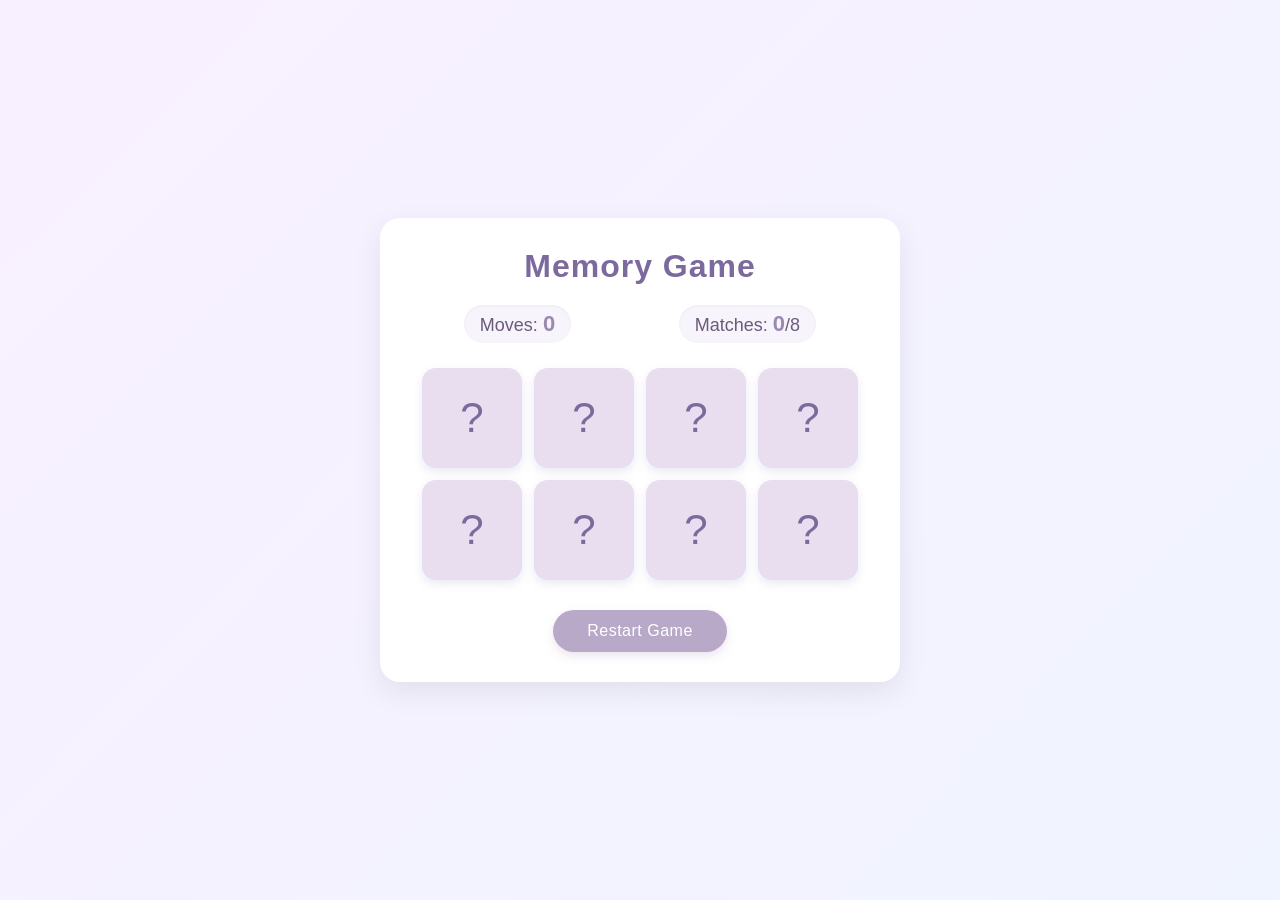
<file: games/memory/index.html>
<!DOCTYPE html>
<html lang="en">
<head>
    <meta charset="UTF-8">
    <meta name="viewport" content="width=device-width, initial-scale=1.0">
    <title>Memory Game</title>
    <link rel="stylesheet" href="style.css">
</head>
<body>
    <div class="container">
        <h1>Memory Game</h1>
        <div class="stats">
            <p>Moves: <span id="moves">0</span></p>
            <p>Matches: <span id="matches">0</span>/8</p>
        </div>
        <div class="game-board" id="gameBoard"></div>
        <button class="restart-btn" onclick="location.reload()">Restart Game</button>
    </div>
    <script src="script.js"></script>
</body>
</html>
</file>
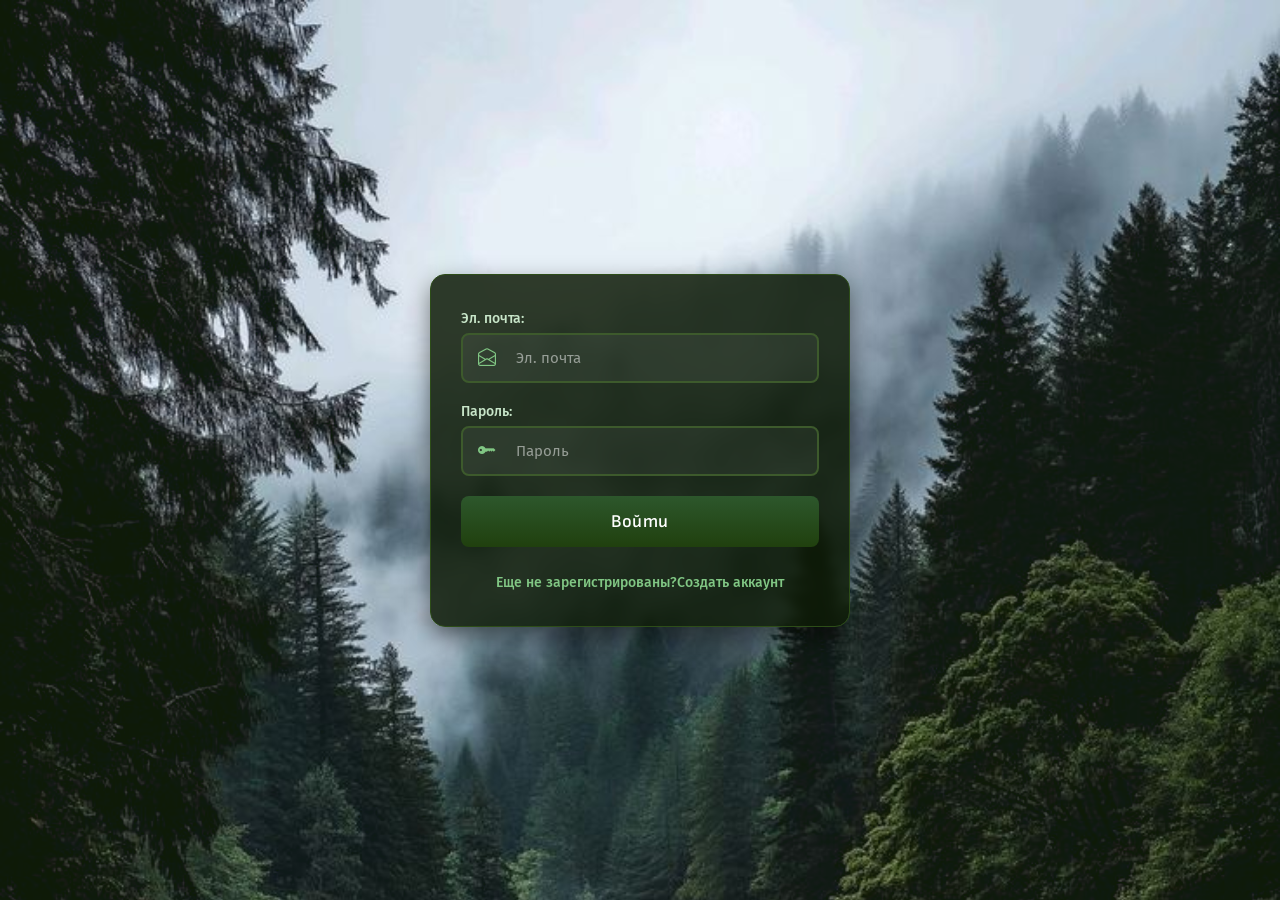
<file: account.html>
<!DOCTYPE html>
<html lang="en">
<head>
    <meta charset="UTF-8">
    <meta name="viewport" content="width=device-width, initial-scale=1.0">
    <title>Profile</title>
    <link rel="stylesheet" href="https://cdn.jsdelivr.net/npm/bootstrap-icons@1.9.1/font/bootstrap-icons.css">
    <link rel="stylesheet" href="account.css">
</head>
<body>

    <button class="backbtn" onclick="window.location.href='Productivity_Gainer.html'">
        <i class="bi bi-box-arrow-left"></i> <span data-tt="backToMain">Back To Main</span>
    </button>

    <!-- Переключатель языка: фиксирован в правом верхнем углу, зеркально .backbtn -->
    <button class="backbtn lang-btn" id="langToggleBtn" type="button">Русский</button>

    <div class="container">

        <article class="profile-card">
            <header class="profile-banner" id="bannerContainer">

            </header>

            <div class="profile-header">
                <figure class="avatar-container">
                    <img id="avatarImage" src="" alt="Avatar">
                    <button class="avatar-upload-btn" onclick="document.getElementById('avatarInput').click()"><i
                            class="bi bi-camera"></i></button>
                    <input type="file" id="avatarInput" accept="image/*">
                </figure>
            </div>

            <section class="profile-info">
                <h1 class="profile-name" id="username">Loading...</h1>
                <p class="profile-email" id="email">Loading...</p>

                <section class="profile-bio">
                    <div id="bioDisplay">
                        <!-- data-empty="true" — в блоке показан плейсхолдер (он переводится), а не текст пользователя -->
                        <p class="bio-text" id="bioText" data-empty="true">Tell us about yourself...</p>
                        <button class="edit-bio-btn" onclick="toggleBioEdit()">
                            <i class="bi bi-pencil"></i> <span data-tt="editBio">Edit</span>
                        </button>
                    </div>
                    <div id="bioEdit">
                        <textarea class="bio-textarea" id="bioTextarea" data-tt-placeholder="bioPlaceholder"
                            placeholder="Tell us about yourself..." maxlength="500"></textarea>
                        <div class="bio-actions">
                            <button class="edit-bio-btn bio-save-btn" onclick="saveBio()">
                                <i class="bi bi-check-lg"></i> <span data-tt="saveBtn">Save</span>
                            </button>
                            <button class="edit-bio-btn" onclick="cancelBioEdit()">
                                <i class="bi bi-x-lg"></i> <span data-tt="cancelBtn">Cancel</span>
                            </button>
                        </div>
                    </div>
                </section>

                <section>
                    <h2 class="section-title">
                        <i class="bi bi-graph-up"></i> <span data-tt="statsTitle">Activity Statistics</span>
                    </h2>

                    <h3 data-tt="productiveGainer">Productive Gainer:</h3>
                    <div class="stats-grid">
                        <article class="stat-card">
                            <div class="stat-card-emoji">🌼</div>
                            <h3 class="stat-card-label">Narcissus</h3>
                            <p id="narcissusTime" class="stat-card-value stat-card-value--green">0:00</p>
                        </article>
                        <article class="stat-card">
                            <div class="stat-card-emoji">🌊</div>
                            <h3 class="stat-card-label">Sea Stones</h3>
                            <p id="seastonesTime" class="stat-card-value stat-card-value--blue">0:00</p>
                        </article>
                        <article class="stat-card">
                            <div class="stat-card-emoji">🧑🏻</div>
                            <h3 class="stat-card-label">Running Guy</h3>
                            <p id="runningTime" class="stat-card-value stat-card-value--orange">0:00</p>
                        </article>
                        <article class="stat-card">
                            <div class="stat-card-emoji">✅</div>
                            <h3 class="stat-card-label" data-tt="totalSessions">Total sessions</h3>
                            <p id="totalSessions" class="stat-card-value stat-card-value--lime">0</p>
                        </article>
                    </div>
                </section>
            </section>
        </article>
    </div>
    <div id="message" class="message" style="display: none;"></div>

    <script src="auth.js"></script>
    <script src="account.js"></script>

</body>
</html>
</file>
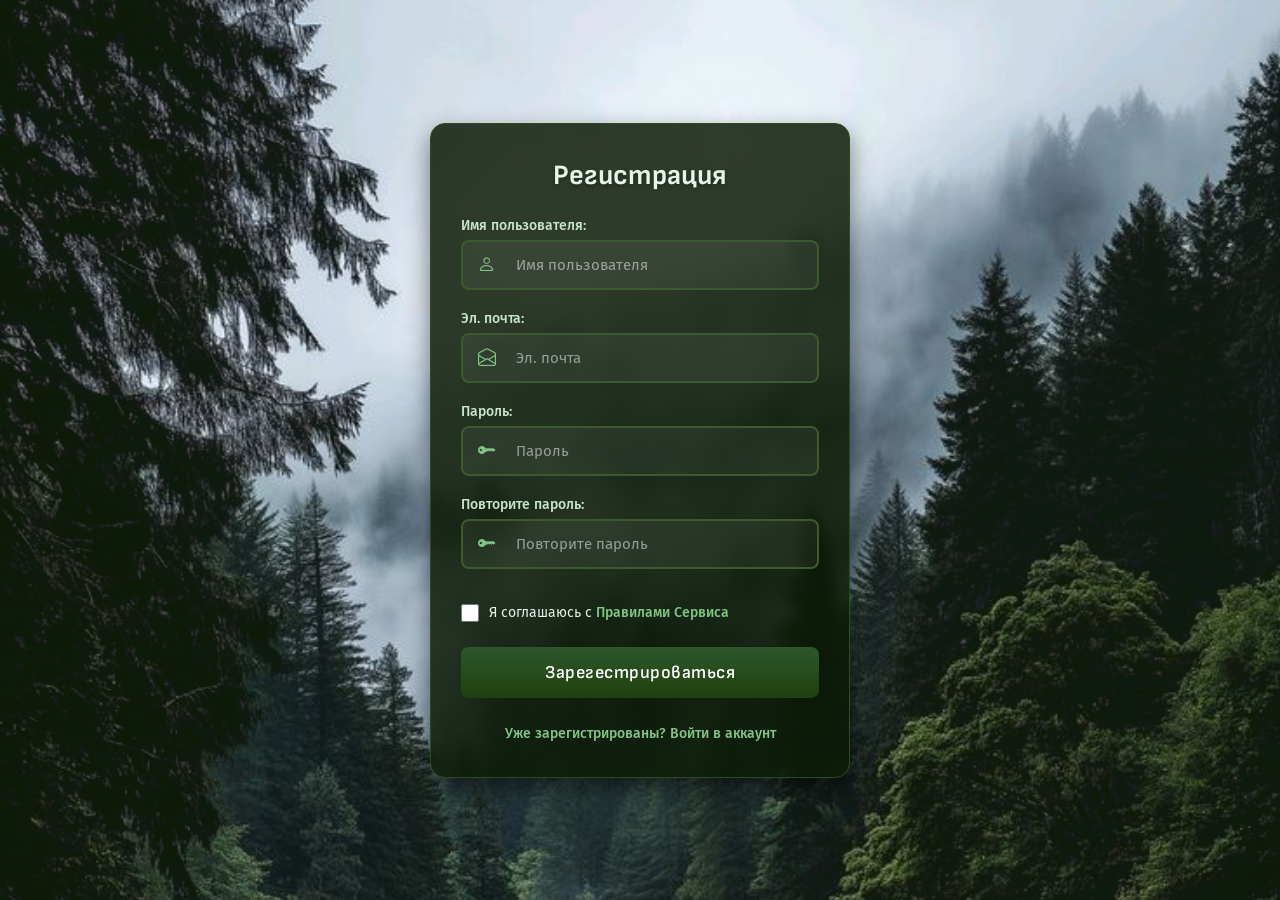
<file: authorization.html>
<!DOCTYPE html>
<html lang="en">
<head>
    <meta charset="UTF-8">
    <meta name="viewport" content="width=device-width, initial-scale=1.0">
    <title>Sign Up</title>
    <link rel="stylesheet" href="authorization.css">
    <link rel="stylesheet" href="https://cdn.jsdelivr.net/npm/bootstrap-icons@1.9.1/font/bootstrap-icons.css">
</head>
<body>
    <form id="registrationForm">
        <h1>Регистрация</h1>
        <div id="errorMessage" style="display: none; color: #ff6b6b; background: rgba(255, 107, 107, 0.1); padding: 10px; border-radius: 5px; margin-bottom: 15px; font-size: 14px;"></div>
        <div id="successMessage" style="display: none; color: #4caf50; background: rgba(76, 175, 80, 0.1); padding: 10px; border-radius: 5px; margin-bottom: 15px; font-size: 14px;"></div>
            
        <label for="Username">Имя пользователя:</label>
        <div class="input">
            <i class="bi bi-person"></i>
            <input type="text" placeholder="Имя пользователя" id="username">
            
        </div>
        <label for="Email">Эл. почта:</label>
        <div class="input">
            <i class="bi bi-envelope-open"></i>
            <input type="email" placeholder="Эл. почта" id="email" required>
            
        </div>
        <label for="Password">Пароль:</label>
        <div class="input">
            <i class="bi bi-key-fill"></i>
            <input type="password" placeholder="Пароль" id="password" required>
            
        </div>
        <label for="Password">Повторите пароль:</label>
        <div class="input">
            <i class="bi bi-key-fill"></i>
            
            <input type="password" placeholder="Повторите пароль" id="passwordrepeat" required>
            
        </div>
        
        

        <div class="agree">
            <input type="checkbox"  id="agreeTerms" required>
            <p>Я соглашаюсь с <a href="#" class="nounderline">Правилами Сервиса</a></p>
        </div>
        <button type="submit">Зарегестрироваться</button>
        <div class="link">
            <a href="login.html">Уже зарегистрированы? Войти в аккаунт</a>
        </div>
    </form>
    <script src="auth.js"></script>
</body>
</html>
</file>
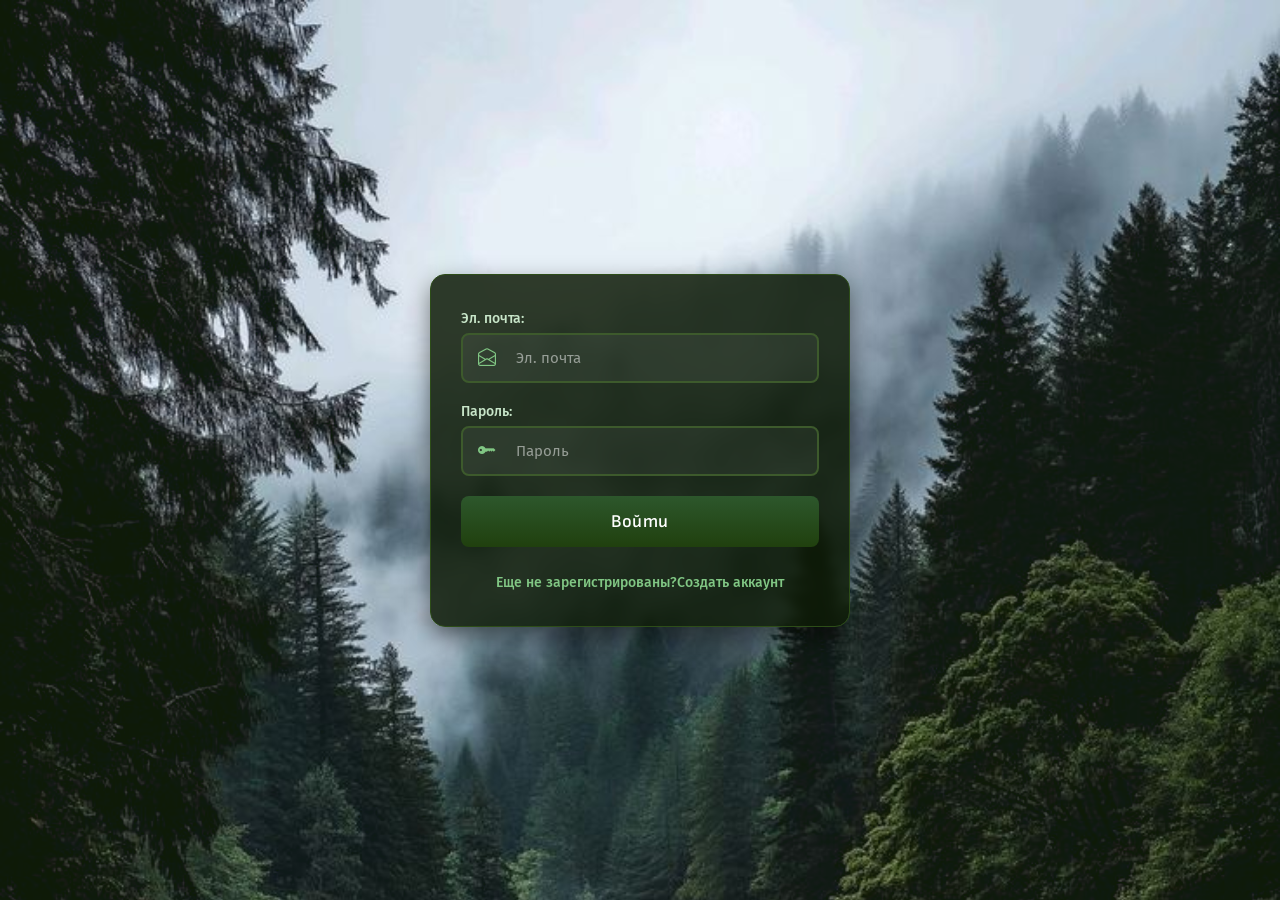
<file: login.html>
<!DOCTYPE html>
<html lang="en">
<head>
    <meta charset="UTF-8">
    <meta name="viewport" content="width=device-width, initial-scale=1.0">
    <title>Sign In</title>
    <link rel="stylesheet" href="authorization.css">
    <link rel="stylesheet" href="https://cdn.jsdelivr.net/npm/bootstrap-icons@1.9.1/font/bootstrap-icons.css">
</head>
<body>
    <form id="loginForm">
        <label for="Email">Эл. почта:</label>
        <div class="input">
            <i class="bi bi-envelope-open"></i>
            <input type="email" placeholder="Эл. почта" id="loginEmail">
            
        </div>
        <label for="Password">Пароль:</label>
        <div class="input">
            <i class="bi bi-key-fill"></i>
            <input type="password" placeholder="Пароль" id="loginPassword">
            
        </div>
        
        <button type="submit">Войти</button>
        <div class="link">
            <a href="authorization.html">Еще не зарегистрированы?Создать аккаунт</a>
        </div>
    </form>
    <script src="auth.js"></script>
</body>
</html>
</file>
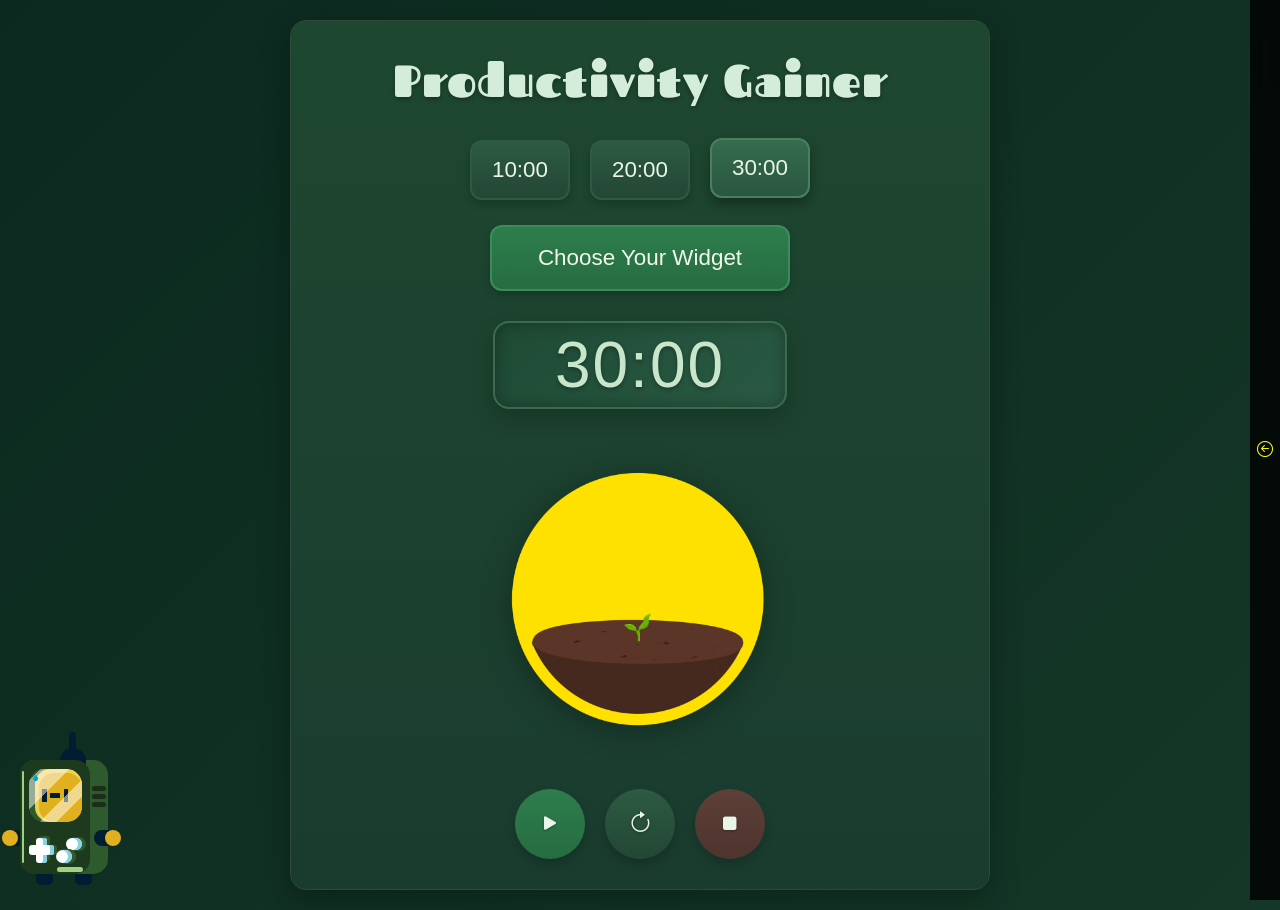
<file: Productivity_Gainer.html>
<!DOCTYPE html>
<html lang="en">

<head>
    <meta charset="UTF-8">
    <meta name="viewport" content="width=device-width, initial-scale=1.0, viewport-fit=cover">
    <title>Productivity Gainer</title>
    <link rel="stylesheet" href="style.css">
    <link rel="stylesheet" href="modalPlant.css">
    <link rel="stylesheet" href="https://cdn.jsdelivr.net/npm/bootstrap-icons@1.9.1/font/bootstrap-icons.css">
    <link rel="stylesheet" href="bmo.css">
    <link rel="stylesheet" href="mobile.css">
</head>

<body class="hide-scrollbar">
    <div class="wrapper" id="wrapper">
        <main class="page" id="page">
            <div class="timer">
                <div class="timer_title" id="timer-title">
                    <h1 data-tt="timer_title">Productivity Gainer</h1>
                </div>
                <section class="userchoose" id="userchoosen">
                    <div class="timechoose" id="timechoose">
                        <button data-time="600">10:00</button>
                        <button data-time="1200">20:00</button>
                        <button data-time="1800">30:00</button>
                    </div>
                    <div class="plant" id="plant">
                        <button id="openPlantModal" data-tt="chooseWidget">Choose Your Widget</button>
                    </div>
                </section>
                <div class="timer_clock" id="timer">30:00</div>
                <div class="plant_container">
                    <div class="plant_stages">
                        <img id="plantStage1" class="plant_stage active" src="img/plant1.png" alt="Plant stage 1">
                        <img id="plantStage2" class="plant_stage" src="img/plant1_2.png" alt="Plant stage 2">
                        <img id="plantStage3" class="plant_stage" src="img/plant1_3.png" alt="Plant stage 3">
                        <img id="plantStage4" class="plant_stage" src="img/plant1_4.png" alt="Plant stage 4">
                    </div>
                </div>
                <div class="timer_time">
                    <button class="timer_start" id="start"><i class="bi bi-play-fill"></i></button>
                    <button class="timer_reset" id="reset"><i class="bi bi-arrow-clockwise"></i></button>
                    <button class="timer_stop" id="stop"><i class="bi bi-stop-fill"></i></button>
                </div>
            </div>

            <!-- Модальное окно для выбора виджета -->
            <dialog id="plantModal" class="hide-scrollbar modal">
                <div class="modal-content" id="modalcontant">
                    <header class="modal-header" id="modalhead">
                        <h2 data-tt="modalTitle">Choose Your Widget</h2>
                        <span class="close-modal">&times;</span>
                    </header>
                    <div class="modal-body">
                        <h3 data-tt="sectionWidget">Choose Widget</h3>
                        <div class="plant-grid">

                            <div class="plant-option widget-option" data-widget="narcissus">
                                <div class="plant-icon">🌼</div>
                                <h3 data-tt="widget_narcissus_name">Narcissus</h3>
                                <p data-tt="widget_narcissus_desc">Нарцисс</p>
                            </div>

                            <div class="plant-option widget-option" data-widget="seastones">
                                <div class="plant-icon">🌊</div>
                                <h3 data-tt="widget_seastones_name">Sea Stones</h3>
                                <p data-tt="widget_seastones_desc">Морские камни</p>
                            </div>

                            <div class="plant-option widget-option" data-widget="running">
                                <div class="plant-icon">🧍🏻‍♂️</div>
                                <h3 data-tt="widget_running_name">Running Guy</h3>
                                <p data-tt="widget_running_desc">Бегущий человек</p>
                            </div>
                        </div>

                        <h3 data-tt="sectionMusic">Choose Music</h3>
                        <div class="plant-grid">

                            <div class="music-option" data-music="narcissus">
                                <div class="music-icon">
                                    <svg viewBox="0 0 64 64" width="56" height="56" xmlns="http://www.w3.org/2000/svg">
                                        <ellipse cx="20" cy="50" rx="10" ry="7" fill="#ce93d8" />
                                        <line x1="30" y1="50" x2="30" y2="14" stroke="#ce93d8" stroke-width="3"
                                            stroke-linecap="round" />
                                        <line x1="30" y1="14" x2="48" y2="20" stroke="#ce93d8" stroke-width="3"
                                            stroke-linecap="round" />
                                        <line x1="48" y1="20" x2="48" y2="34" stroke="#ce93d8" stroke-width="3"
                                            stroke-linecap="round" />
                                        <ellipse cx="38" cy="39" rx="10" ry="7" fill="#ba68c8" />
                                    </svg>
                                </div>
                                <h3 data-tt="music_narcissus_name">Ruler Of My Heart</h3>
                                <p data-tt="music_narcissus_desc">Рекомендуется для Narcissus</p>
                            </div>

                            <div class="music-option" data-music="seastones">
                                <div class="music-icon">
                                    <svg viewBox="0 0 64 64" width="56" height="56" xmlns="http://www.w3.org/2000/svg">
                                        <!-- нота 1 -->
                                        <ellipse cx="16" cy="50" rx="9" ry="6" fill="#80cbc4" />
                                        <line x1="25" y1="50" x2="25" y2="16" stroke="#80cbc4" stroke-width="3"
                                            stroke-linecap="round" />
                                        <!-- нота 2 -->
                                        <ellipse cx="36" cy="44" rx="9" ry="6" fill="#4db6ac" />
                                        <line x1="45" y1="44" x2="45" y2="10" stroke="#4db6ac" stroke-width="3"
                                            stroke-linecap="round" />
                                        <!-- перемычка -->
                                        <line x1="25" y1="16" x2="45" y2="10" stroke="#4db6ac" stroke-width="3"
                                            stroke-linecap="round" />
                                        <line x1="25" y1="22" x2="45" y2="16" stroke="#80cbc4" stroke-width="2.5"
                                            stroke-linecap="round" />
                                    </svg>
                                </div>
                                <h3 data-tt="music_seastones_name">My Clematis</h3>
                                <p data-tt="music_seastones_desc">Рекомендуется для Sea Stones</p>
                            </div>

                            <div class="music-option" data-music="running">
                                <div class="music-icon">🎸</div>
                                <h3 data-tt="music_running_name">All-in</h3>
                                <p data-tt="music_running_desc">Рекомендуется для Running Guy</p>
                            </div>

                            <div class="music-option" data-music="custom">
                                <div class="music-icon">
                                    <svg viewBox="0 0 64 64" width="56" height="56" xmlns="http://www.w3.org/2000/svg">
                                        <!-- папка -->
                                        <path
                                            d="M6 20 Q6 16 10 16 L24 16 L28 12 L54 12 Q58 12 58 16 L58 52 Q58 56 54 56 L10 56 Q6 56 6 52 Z"
                                            fill="#ffa726" />
                                        <path d="M6 24 L58 24 L58 52 Q58 56 54 56 L10 56 Q6 56 6 52 Z" fill="#ffb74d" />
                                        <!-- стрелка загрузки -->
                                        <line x1="32" y1="44" x2="32" y2="30" stroke="white" stroke-width="2.5"
                                            stroke-linecap="round" />
                                        <polyline points="24,37 32,30 40,37" fill="none" stroke="white"
                                            stroke-width="2.5" stroke-linecap="round" stroke-linejoin="round" />
                                        <line x1="24" y1="48" x2="40" y2="48" stroke="white" stroke-width="2.5"
                                            stroke-linecap="round" />
                                    </svg>
                                </div>
                                <h3 data-tt="music_custom_name">Своя музыка</h3>
                                <p data-tt="music_custom_desc">Загрузите MP3 файл</p>
                            </div>
                        </div>

                        <div class="customMusicUpload" id="customMusicUpload" style="display: none;">
                            <input type="file" name="" id="customMusicInput" class="customMusicInput">
                            <p data-tt="maxSize">Максимальный размер 10 МБ</p>
                        </div>
                        <div class="selected-plant-display" id="selplant">
                            <p><span data-tt="labelWidget">Widget</span>: <span id="selectedPlant">None</span>, <span
                                    data-tt="labelSong">Song</span>: <span id="selectedMusic">None</span></p>
                        </div>
                        <button data-tt="applyBtn" id="ApplySelection" class="ApplySelection">Apply Selection</button>
                    </div>
                </div>

                <audio id="narcissusmusic" loop type="audio/mp3" src="music/Ruler_Of_My_Heart.mp3"></audio>
                <audio id="yellowmusic" loop type="audio/mp3" src="music/MyClematis.mp3"></audio>
                <audio id="runningman" loop type="audio/mp3" src="music/all_in.mp3"></audio>
            </dialog>

            <!-- Модалка перерыва  -->
            <dialog id="breakModal" class="break-modal">
                <div class="break-modal-inner">
                    <h2>Время отдыха!</h2>
                    <p>Таймер завершён — у тебя есть немного времени на игру</p>
                    <div class="break-timer-display">
                        Осталось: <span id="breakTimeLeft">7:00</span>
                    </div>

                    <!-- Выбор игры -->
                    <div id="gameSelector">
                        <p>Выбери игру:</p>
                        <div class="game-buttons">
                            <button id="playSnakeBtn">Snake</button>
                            <button id="playMemoryBtn">Memory Game</button>
                        </div>
                    </div>

                    <!-- Iframe с игрой -->
                    <div id="gameFrame" style="display:none;">
                        <iframe id="snakeIframe" src=""
                            style="width:700px; height:520px; border:none; border-radius:12px;" ></iframe>
                    </div>

                    <button id="closeBreakModal" class="close-break-btn">&times; Закрыть</button>
                </div>
            </dialog>
        </main>
    </div>

    <div class="menu" id="menuf">
        <div class="menu_handle" id="menu_handle">
            <i class="bi bi-arrow-left-circle"></i>
            <i class="bi bi-arrow-right-circle" style="display: none;"></i>
        </div>
        <div class="menu_content" id="menu_content">
            <div id="authBtn">
                <button onclick="window.location.href='login.html'" data-tt="signIn">Sign In</button>
                <button onclick="window.location.href='authorization.html'" data-tt="signUp">Sign Up</button>
                <button id="langToggle">Русский</button>
            </div>
            <div style="display: none;" id="userBtn">
                <button onclick="window.location.href='account.html'" data-tt="profile">Profile</button>
                <button data-tt="sleepHelper" id="Sleephelper" onclick="window.location.href='Sleep_Helper.html'">Sleep
                    Helper</button>
                <button data-tt="logOut" id="logoutBtn">Log Out</button>
                <button id="langToggleBtn">Русский</button>
            </div>
            <footer id="credits" data-tt="footer">Бономо С | ИТ | 1 | 2026</footer>
        </div>
    </div>

    <!-- Обратная связь -->
    <div class="bmo-body" id="message" alt="Обратная связь">
        <span class="bmo-tooltip" data-tt="bmo">Обратная связь</span>
        <section class="bmo-container">
            <div class="bmo">
                <div class="body">
                    <div class="face">
                        <div class="glass"></div>
                        <div class="facials">
                            <div class="eye"></div>
                            <div class="mouth"></div>
                            <div class="eye"></div>
                        </div>
                        <div class="drop-base">
                            <div class="drop"></div>
                        </div>
                    </div>
                    <div class="controls">
                        <div class="controls-left">
                            <div class="cross-vert"></div>
                            <div class="cross-hor"></div>
                        </div>
                        <div class="controls-right">
                            <div class="button-top"></div>
                            <div class="button-bottom"></div>
                        </div>
                    </div>
                    <div class="arms">
                        <div class="arm arm-left"></div>
                        <div class="arm arm-right"></div>
                    </div>
                    <div class="head">
                        <div class="head-top"></div>
                        <div class="head-bottom"></div>
                    </div>
                    <div class="features">
                        <div class="feature-vert"></div>
                        <div class="feature-hor"></div>
                        <div class="feature-block">
                            <div class="block-el"></div>
                            <div class="block-el"></div>
                            <div class="block-el"></div>
                        </div>
                    </div>
                </div>
                <div class="legs">
                    <div class="leg leg-left"></div>
                    <div class="leg leg-right"></div>
                </div>
            </div>
            <div class="floor"></div>
        </section>
    </div>

    <!-- Нижнее меню для экранов <= 748px (содержимое переносит script.js) -->
    <div class="mobile-menu" id="mobileMenu">
        <button type="button" class="mobile-menu__handle" id="mobileMenuHandle" aria-expanded="false"
            aria-controls="mobileMenuContent" aria-label="Menu">
            <i class="bi bi-chevron-up"></i>
        </button>
        <div class="mobile-menu__content" id="mobileMenuContent"></div>
    </div>

    <script src="auth.js"></script>
    <script src="script.js"></script>
</body>

</html>
</file>
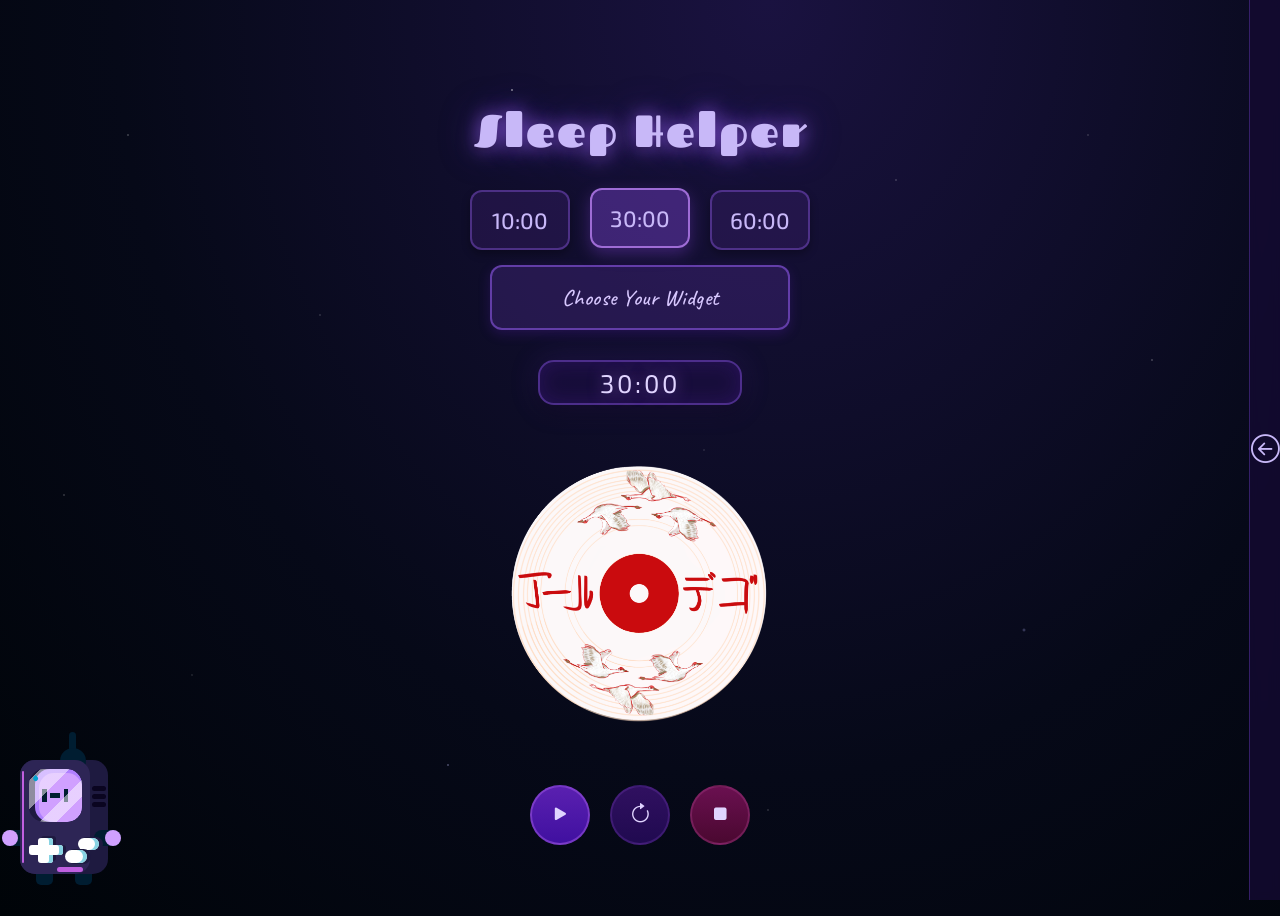
<file: Sleep_Helper.html>
<!DOCTYPE html>
<html lang="en">
<head>
    <meta charset="UTF-8">
    <meta name="viewport" content="width=device-width, initial-scale=1.0, viewport-fit=cover">
    <title>Sleep Helper</title>
    <link rel="stylesheet" href="sleep.css">
    <link rel="stylesheet" href="https://cdn.jsdelivr.net/npm/bootstrap-icons@1.9.1/font/bootstrap-icons.css">
    <link rel="stylesheet" href="bmo.css">
</head>
<body class="hide-scrollbar sleep-body">

    <main class="sleep-page" id="page">
        <div class="timer">
            <div class="sleep-timer-title" id="timer-title">
                <h1 data-tt="timer_title">Sleep Helper</h1>
            </div>

            <section class="userchoose">
                <div class="sleep-timechoose" id="timechoose">
                    <button data-time="600">10:00</button>
                    <button data-time="1800">30:00</button>
                    <button data-time="3600">60:00</button>
                </div>
                <div class="sleep-plant" id="plant">
                    <button id="openPlantModal" class="open-jukebox-btn" data-tt="chooseWidget">Choose Your Widget</button>
                </div>
            </section>

            <div class="sleep-timer-clock" id="timer">30:00</div>

            <div class="plant_container">
                <div class="plant_stages">
                    <img id="plantStage1" class="plant_stage active" src="img/sleep_helper/art_deco.png" alt="Stage 1">
                </div>
            </div>

            <div class="timer_time">
                <button class="timer_start" id="start"><i class="bi bi-play-fill"></i></button>
                <button class="timer_reset" id="reset"><i class="bi bi-arrow-clockwise"></i></button>
                <button class="timer_stop" id="stop"><i class="bi bi-stop-fill"></i></button>
            </div>
        </div>

        <dialog id="plantModal" class="hide-scrollbar modal sleep-modal">
            <div class="jukebox-modal">

                <header class="jukebox-header">
                    <div class="jukebox-neon-text" data-tt="sectionMusic">Choose Your Sound</div>
                    <span class="close-modal jukebox-close">&times;</span>
                </header>

                <div class="jukebox-body">

                    <div class="now-playing-panel" id="nowPlayingPanel">
                        <div class="now-playing-cover" id="nowPlayingCover">
                            <div class="cover-placeholder">
                                <svg width="32" height="32" viewBox="0 0 24 24" fill="none" stroke="rgba(180,140,255,0.4)" stroke-width="1.5"><circle cx="12" cy="12" r="10"/><circle cx="12" cy="12" r="3"/><line x1="12" y1="2" x2="12" y2="5"/><line x1="12" y1="19" x2="12" y2="22"/><line x1="2" y1="12" x2="5" y2="12"/><line x1="19" y1="12" x2="22" y2="12"/></svg>
                            </div>
                        </div>
                        <div class="now-playing-info">
                            <div class="now-playing-title" id="nowPlayingTitle" data-tt="selectTrack">Select a track</div>
                            <div class="now-playing-sub" id="nowPlayingSub">—</div>
                            <div class="now-playing-progress" id="nowPlayingProgress" style="display:none">
                                <div class="np-bar-track"><div class="np-bar-fill" id="npBarFill"></div></div>
                                <span class="np-time" id="npTime">0:00</span>
                            </div>
                        </div>
                        <button class="np-play-btn" id="npPlayBtn" style="display:none">
                            <i class="bi bi-play-fill" id="npPlayIcon"></i>
                        </button>
                    </div>

                    <div id="fullscreen">
                        <div class="gallery centerized" id="gallery">

                        </div>
                    </div>

                    <button id="ApplySelection" class="ApplySelection" data-tt="applyBtn">Apply Selection</button>
                </div>
            </div>
        </dialog>

        <audio id="fishmusic" loop src="music/Art_Deco.mp3"></audio>
        <audio id="privatemusic" loop src="music/Private.mp3"></audio>
        <audio id="scolomusic" loop src="music/red.mp3"></audio>
        <audio id="japanmusic" loop src="music/505.mp3"></audio>
        <audio id="ravenmusic" loop src="music/Jann.mp3"></audio>
        <audio id="jellyfishmusic" loop src="music/tattoos.mp3"></audio>
        <audio id="chihiromusic" loop src="music/Chihiro.mp3"></audio>
        <audio id="previewAudio"></audio>
    </main>

    <!-- Side menu -->
    <div class="menu" id="menuf">
        <div class="menu_handle" id="menu_handle">
            <i class="bi bi-arrow-left-circle"></i>
            <i class="bi bi-arrow-right-circle" style="display: none;"></i>
        </div>
        <div class="menu_content" id="menu_content">

            <div  id="userBtn">
                <button onclick="window.location.href='account.html'" data-tt="profile">Profile</button>
                <button onclick="window.location.href='Productivity_Gainer.html'" data-tt="productiveMode">Productivity Mode</button>
                <button id="langToggleBtn">Русский</button>
            </div>
            <footer>2026 | 1 КУРС | БГТУ</footer>
        </div>
    </div>

    <!-- BMO -->
    <div class="bmo-body theme-sleep" id="message">
        <span class="bmo-tooltip" data-tt="bmo">Обратная связь</span>
        <section class="bmo-container">
            <div class="bmo">
                <div class="body">
                    <div class="face">
                        <div class="glass"></div>
                        <div class="facials">
                            <div class="eye"></div>
                            <div class="mouth"></div>
                            <div class="eye"></div>
                        </div>
                        <div class="drop-base"><div class="drop"></div></div>
                    </div>
                    <div class="controls">
                        <div class="controls-left">
                            <div class="cross-vert"></div>
                            <div class="cross-hor"></div>
                        </div>
                        <div class="controls-right">
                            <div class="button-top"></div>
                            <div class="button-bottom"></div>
                        </div>
                    </div>
                    <div class="arms">
                        <div class="arm arm-left"></div>
                        <div class="arm arm-right"></div>
                    </div>
                    <div class="head">
                        <div class="head-top"></div>
                        <div class="head-bottom"></div>
                    </div>
                    <div class="features">
                        <div class="feature-vert"></div>
                        <div class="feature-hor"></div>
                        <div class="feature-block">
                            <div class="block-el"></div>
                            <div class="block-el"></div>
                            <div class="block-el"></div>
                        </div>
                    </div>
                </div>
                <div class="legs">
                    <div class="leg leg-left"></div>
                    <div class="leg leg-right"></div>
                </div>
            </div>
            <div class="floor"></div>
        </section>
    </div>

    <!-- Нижнее меню для экранов <= 748px (содержимое переносит sleep.js) -->
    <div class="mobile-menu" id="mobileMenu">
        <button type="button" class="mobile-menu__handle" id="mobileMenuHandle" aria-expanded="false"
            aria-controls="mobileMenuContent" aria-label="Menu">
            <i class="bi bi-chevron-up"></i>
        </button>
        <div class="mobile-menu__content" id="mobileMenuContent"></div>
    </div>

    <script src="auth.js"></script>
    <script src="sleep.js"></script>
</body>
</html>
</file>
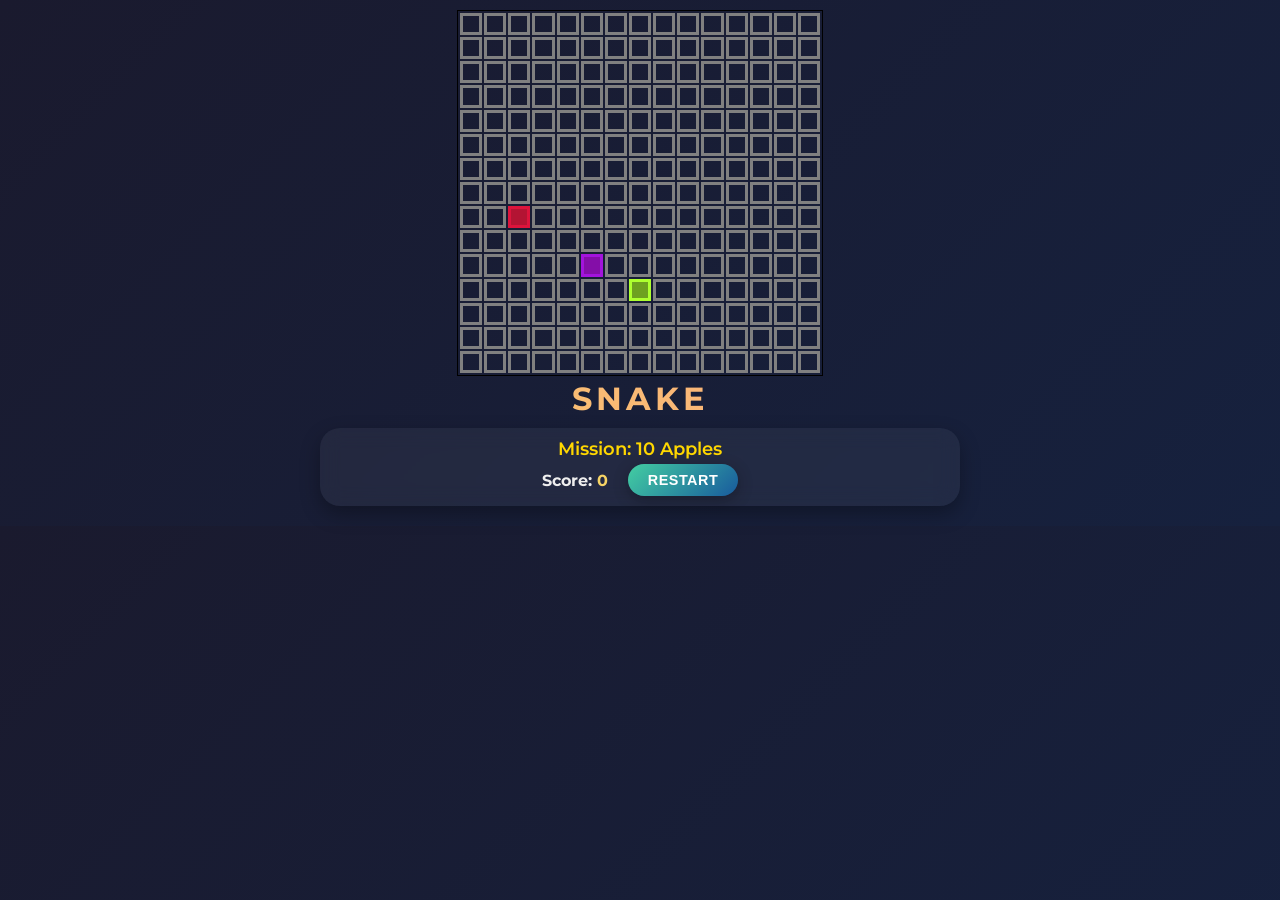
<file: games/snake/snake.html>
<!DOCTYPE html>
<html lang="en">
<head>
  <meta charset="UTF-8">
  <meta name="viewport" content="width=device-width, initial-scale=1.0">
  <title>Snake</title>
  <link rel="stylesheet" href="style.css">
</head>
<body>

  <div class="game_over hidden">
    <div class="wind">
      <h1>GAME OVER</h1>
      <p>Score: <span class="score_g">0</span></p>
      <button id="restart">Restart</button>
    </div>
  </div>
  <div class="win hidden">
    <div class="wind">
      <h1>WIN</h1>  
      <img src="FKR5.gif" alt="">
      <p>Mission completed</p>
      <button class="restart">Restart</button>
    </div>
  </div>

  <div class="game"></div>

  <div class="level"><h1>SNAKE</h1></div>

  <div class="btn">
    <div>
      <h2>Mission: 10 Apples</h2>
    </div>
    <div class="row">
      <h2>Score: <span class="score">0</span></h2>
      <button class="stop">Restart</button>
    </div>
  </div>

  <script src="classes.js"></script>
  <script src="script.js"></script>
</body>
</html>
</file>
<file: games/memory/style.css>
* {
    margin: 0;
    padding: 0;
    box-sizing: border-box;
}

body {
    display: flex;
    justify-content: center;
    align-items: center;
    min-height: 100vh;
    background: linear-gradient(135deg, #f9f0ff 0%, #f0f4ff 100%);
    font-family: 'Segoe UI', 'Arial', sans-serif;
}

.container {
    background: #ffffff;
    padding: 30px 40px;
    border-radius: 20px;
    box-shadow: 0 10px 30px rgba(0, 0, 0, 0.08);
    text-align: center;
    max-width: 520px;
    width: 100%;
}

h1 {
    color: #7c6a9e;
    margin-bottom: 20px;
    font-size: 32px;
    font-weight: 600;
    letter-spacing: 1px;
}

.stats {
    display: flex;
    justify-content: space-around;
    margin-bottom: 25px;
    gap: 20px;
}

.stats p {
    font-size: 18px;
    color: #6b5a7a;
    background: #f8f4fc;
    padding: 6px 16px;
    border-radius: 30px;
    box-shadow: inset 0 1px 3px rgba(0,0,0,0.05);
}

.stats span {
    font-weight: bold;
    color: #9b8ab0;
    font-size: 22px;
}

.game-board {
    display: grid;
    grid-template-columns: repeat(4, 100px);
    gap: 12px;
    margin-bottom: 30px;
    justify-content: center;
}

.memory-card {
    width: 100px;
    height: 100px;
    background: #e8def0;
    border: none;
    border-radius: 14px;
    cursor: pointer;
    font-size: 42px;
    transition: all 0.25s ease;
    box-shadow: 0 4px 10px rgba(124, 106, 158, 0.15);
    color: #7c6a9e;
    display: flex;
    align-items: center;
    justify-content: center;
}

.memory-card:hover {
    transform: scale(1.04);
    box-shadow: 0 6px 14px rgba(124, 106, 158, 0.2);
}

.memory-card.flipped {
    background: #ffffff;
    color: #4a3f5c;
    box-shadow: 0 4px 12px rgba(0, 0, 0, 0.06);
    transform: scale(1);
}

.memory-card.matched {
    background: #dde8d8;
    opacity: 0.85;
    cursor: default;
    transform: scale(0.98);
    box-shadow: 0 2px 6px rgba(0, 0, 0, 0.04);
    color: #5d7a4a;
}

.restart-btn {
    padding: 12px 34px;
    font-size: 16px;
    font-weight: 500;
    background: #b8a9c9;
    color: #ffffff;
    border: none;
    border-radius: 40px;
    cursor: pointer;
    transition: all 0.3s ease;
    box-shadow: 0 4px 10px rgba(184, 169, 201, 0.3);
    letter-spacing: 0.5px;
}

.restart-btn:hover {
    background: #a08bb0;
    transform: translateY(-2px);
    box-shadow: 0 8px 18px rgba(184, 169, 201, 0.4);
}

.restart-btn:active {
    transform: translateY(0);
    box-shadow: 0 2px 6px rgba(184, 169, 201, 0.2);
}
</file>
<file: account.css>
@import url('https://fonts.googleapis.com/css2?family=Caveat:wght@400..700&family=Comfortaa:wght@300..700&family=Exo+2:ital,wght@0,100..900;1,100..900&family=Fascinate&display=swap');

* {
    margin: 0;
    padding: 0;
    box-sizing: border-box;
    font-family: 'Exo 2', sans-serif;
}

body {
    background: linear-gradient(135deg, #0c291f 0%, #143727 100%);
    min-height: 100vh;
    display: flex;
    justify-content: center;
    align-items: center;
    padding: 20px;
    position: relative;
    overflow-x: hidden;
}



.stat-card {
    background: rgba(255, 255, 255, 0.05);
    padding: 20px;
    border-radius: 8px;
    border: 1px solid #3d5a2c;
    text-align: center;
}

.stat-card-emoji {
    font-size: 32px;
    margin-bottom: 10px;
}

.stat-card-label {
    color: #c8e6c9;
    font-size: 16px;
    margin-bottom: 8px;
}

.stat-card-value {
    font-size: 24px;
    font-weight: 700;
}

.stat-card-value--green {
    color: #4caf50;
}

.stat-card-value--blue {
    color: #00caff;
}

.stat-card-value--orange {
    color: #ff6600;
}

.stat-card-value--lime {
    color: #81c784;
}

#bannerImage,
#bioEdit {
    display: none;
}

.bio-save-btn {
    margin-right: 10px;
}

.bio-actions {
    display: flex;
    flex-wrap: wrap;
}

.backbtn {
    left: 1vh;
    top: 2vh;
    position: fixed;
    color: #d1fae5;
    width: auto;
    min-width: 140px;
    height: 44px;
    z-index: 1000;
    display: flex;
    align-items: center;
    justify-content: center;
    text-align: center;
    background: linear-gradient(135deg, #1a3c2f 0%, #2d5c47 100%);
    border-radius: 16px;
    font-family: 'Caveat', cursive;
    box-shadow: 0 6px 20px rgba(0, 0, 0, 0.3);
    border: 2px solid #3c7a5e;
    padding: 0 20px;
    font-size: 1.2rem;
    font-weight: 600;
    cursor: pointer;
    transition: all 0.3s ease;
    backdrop-filter: blur(5px);
}

.backbtn i {
    margin-right: 8px;
    font-size: 1.3rem;
}

/* Переключатель языка: тот же вид, что .backbtn, но в правом верхнем углу */
.lang-btn {
    left: auto;
    right: 1vh;
    min-width: 120px;
    white-space: nowrap;
}

.backbtn {
    white-space: nowrap;
}

.container {
    max-width: 1000px;
    width: 100%;
    height: auto;
    min-height: 700px;
    background-color: #1a3c2f;
    border-radius: 24px;
    box-shadow: 0 20px 50px rgba(0, 0, 0, 0.4);
    overflow: hidden;
    border: 2px solid #2d4a3c;
    position: relative;
    margin-top: 40px;
}

h3 {
    color: white;
    margin-bottom: 5px;
}

.profile-card {
    background: rgba(14, 26, 7, 0.85);
    border-radius: 15px;
    overflow: hidden;
    box-shadow: 0 10px 30px rgba(0, 0, 0, 0.5);
    border: 1px solid #2d4d18;
}

.profile-banner {
    height: 200px;
    background: linear-gradient(135deg, #2d572c 0%, #1a3d1a 100%);
    position: relative;
    overflow: hidden;
}

.profile-banner img {
    width: 100%;
    height: 100%;
    object-fit: cover;
}

.banner-upload-btn {
    position: absolute;
    bottom: 15px;
    right: 15px;
    background: rgba(0, 0, 0, 0.7);
    border: none;
    padding: 8px 15px;
    border-radius: 6px;
    color: white;
    cursor: pointer;
    font-size: 14px;
    display: flex;
    align-items: center;
    gap: 6px;
    transition: all 0.3s ease;
}

.banner-upload-btn:hover {
    background: rgba(0, 0, 0, 0.9);
}

.profile-header {
    padding: 0 30px;
    position: relative;
    margin-top: -50px;
}

.avatar-container {
    width: 120px;
    height: 120px;
    border-radius: 50%;
    border: 5px solid rgba(14, 26, 7, 0.85);
    overflow: hidden;
    background: linear-gradient(135deg, #2d572c 0%, #1a3d1a 100%);
    position: relative;
}

.avatar-container img {
    width: 100%;
    height: 100%;
    object-fit: cover;
}

.avatar-upload-btn {
    position: absolute;
    bottom: 0;
    left: 0;
    right: 0;
    background: rgba(0, 0, 0, 0.8);
    border: none;
    padding: 8px;
    color: white;
    cursor: pointer;
    font-size: 12px;
    opacity: 0;
    transition: opacity 0.3s ease;
}

.avatar-container:hover .avatar-upload-btn {
    opacity: 1;
}

.profile-info {
    padding: 20px 30px 30px;
}

.profile-name {
    font-size: 28px;
    color: #c8e6c9;
    font-weight: 700;
    margin-bottom: 5px;
    font-family: 'Sofia Sans', sans-serif;
}

.profile-email {
    color: #81c784;
    font-size: 14px;
    margin-bottom: 15px;
}

.profile-bio {
    background: rgba(255, 255, 255, 0.05);
    padding: 15px;
    border-radius: 8px;
    margin-bottom: 25px;
    min-height: 80px;
    border: 1px solid #3d5a2c;
}

.bio-text {
    color: #c8e6c9;
    line-height: 1.6;
    font-size: 15px;
}

.edit-bio-btn {
    margin-top: 10px;
    padding: 8px 16px;
    background: rgba(76, 175, 80, 0.2);
    border: 1px solid #4caf50;
    border-radius: 6px;
    color: #4caf50;
    cursor: pointer;
    font-size: 14px;
    transition: all 0.3s ease;
}

.edit-bio-btn:hover {
    background: rgba(76, 175, 80, 0.3);
}

.bio-textarea {
    width: 100%;
    background: rgba(255, 255, 255, 0.1);
    border: 2px solid #3d5a2c;
    border-radius: 8px;
    padding: 12px;
    color: white;
    font-family: 'Fira Sans', sans-serif;
    font-size: 15px;
    resize: vertical;
    min-height: 100px;
}

.bio-textarea:focus {
    outline: none;
    border-color: #4caf50;
}

.section-title {
    font-size: 20px;
    font-weight: 600;
    margin-bottom: 15px;
    color: #e8f5e9;
    font-family: 'Sofia Sans', sans-serif;
}


.save-btn {
    width: 100%;
    padding: 15px;
    background: linear-gradient(to bottom, #2d572c 0%, #20400e 100%);
    border: none;
    border-radius: 8px;
    color: white;
    font-size: 18px;
    font-weight: 600;
    font-family: 'Sofia Sans', sans-serif;
    cursor: pointer;
    transition: all 0.3s ease;
}

.save-btn:hover {
    background: linear-gradient(to bottom, #3d6b3c 0%, #2d572c 100%);
    transform: translateY(-2px);
    box-shadow: 0 5px 15px rgba(44, 87, 44, 0.4);
}

.stats-grid {
    display: grid;
    grid-template-columns: repeat(auto-fit, minmax(200px, 1fr));
    gap: 15px;
    margin-bottom: 30px;
}

input[type="file"] {
    display: none;
}

.message {
    padding: 10px 20px;
    margin: 10px 0;
    border-radius: 8px;
    font-weight: 500;
}

.message.success {
    background: #d4edda;
    color: #155724;
    border: 1px solid #c3e6cb;
}

.message.error {
    background: #f8d7da;
    color: #721c24;
    border: 1px solid #f5c6cb;
}

/* ===================== АДАПТИВ ===================== */

@media (max-width: 768px) {
    .container {
        padding: 10px;
    }

    .profile-banner {
        height: 150px;
    }

    .avatar-container {
        width: 100px;
        height: 100px;
    }

    .profile-header {
        padding: 0 20px;
        margin-top: -50px;
    }

    .profile-info {
        padding: 15px 20px 20px;
    }

    .profile-name {
        font-size: 24px;
        overflow-wrap: anywhere;
    }

    .profile-email {
        overflow-wrap: anywhere;
    }
}

@media (max-width: 748px) {
    html {
        overflow-x: hidden;
    }

    /* Место сверху под фиксированные кнопки .backbtn и #langToggleBtn */
    body {
        padding: 60px 10px 20px;
        align-items: flex-start;
        min-height: 100vh;
        min-height: 100dvh;
    }

    .backbtn {
        left: 8px;
        top: 8px;
        min-width: 0;
        height: 44px;
        min-height: 44px;
        padding: 0 14px;
        font-size: 1.1rem;
        border-radius: 14px;
    }

    .backbtn i {
        margin-right: 6px;
        font-size: 1.15rem;
    }

    .lang-btn {
        left: auto;
        right: 8px;
        min-width: 0;
    }

    .container {
        width: 100%;
        min-height: 0;
        margin-top: 0;
        border-radius: 20px;
    }

    .profile-card {
        border-radius: 14px;
    }

    .profile-bio,
    .bio-text,
    .bio-textarea {
        overflow-wrap: anywhere;
        word-break: break-word;
    }

    .bio-textarea {
        max-width: 100%;
        font-size: 16px; /* 16px — чтобы iOS не зумил страницу при фокусе */
    }

    /* Кнопки — удобная зона тапа */
    .edit-bio-btn,
    .banner-upload-btn,
    .save-btn {
        min-height: 44px;
        padding: 10px 16px;
    }

    .edit-bio-btn {
        display: inline-flex;
        align-items: center;
        justify-content: center;
        gap: 6px;
    }

    .banner-upload-btn {
        bottom: 10px;
        right: 10px;
    }

    /* На тач-экранах нет :hover — кнопка загрузки аватара всегда видна */
    .avatar-upload-btn {
        opacity: 1;
        min-height: 44px;
        padding: 8px;
    }

    /* Уведомление: плашка, прижатая к низу экрана */
    .message {
        position: fixed;
        left: 10px;
        right: 10px;
        bottom: 10px;
        margin: 0;
        z-index: 1100;
        text-align: center;
        font-size: 14px;
        box-shadow: 0 6px 20px rgba(0, 0, 0, 0.35);
    }
}

@media (max-width: 600px) {
    body {
        padding: 60px 8px 16px;
    }

    .container {
        padding: 8px;
        border-radius: 18px;
    }

    .profile-banner {
        height: 120px;
    }

    .avatar-container {
        width: 90px;
        height: 90px;
        border-width: 4px;
    }

    .profile-header {
        padding: 0 16px;
        margin-top: -45px;
    }

    .profile-info {
        padding: 14px 16px 18px;
    }

    .profile-name {
        font-size: clamp(18px, 5.5vw, 24px);
    }

    .section-title {
        font-size: 18px;
    }

    .stats-grid {
        grid-template-columns: 1fr;
        gap: 12px;
        margin-bottom: 20px;
    }
}

@media (max-width: 480px) {
    .container {
        padding: 6px;
        border-radius: 16px;
    }

    .profile-card {
        border-radius: 12px;
    }

    .profile-banner {
        height: 100px;
    }

    .avatar-container {
        width: 80px;
        height: 80px;
        border-width: 3px;
    }

    .profile-header {
        padding: 0 14px;
        margin-top: -40px;
    }

    .profile-info {
        padding: 12px 14px 16px;
    }

    .profile-name {
        font-size: 20px;
    }

    .profile-email {
        font-size: 13px;
        margin-bottom: 12px;
    }

    .profile-bio {
        padding: 12px;
        min-height: 64px;
        margin-bottom: 20px;
    }

    .bio-text {
        font-size: 14px;
    }

    .bio-textarea {
        padding: 10px;
        min-height: 90px;
    }

    /* Кнопки «Сохранить» / «Отмена» делят ширину поровну, «Редактировать» — на всю ширину */
    .bio-actions {
        gap: 10px;
    }

    .bio-actions .edit-bio-btn {
        flex: 1 1 0;
        margin-right: 0;
    }

    #bioDisplay .edit-bio-btn {
        width: 100%;
    }

    .section-title {
        font-size: 17px;
        margin-bottom: 12px;
    }

    .stat-card {
        padding: 14px;
    }

    .stat-card-emoji {
        font-size: 26px;
        margin-bottom: 6px;
    }

    .stat-card-label {
        font-size: 14px;
        margin-bottom: 6px;
    }

    .stat-card-value {
        font-size: 20px;
    }

    .backbtn {
        font-size: 1.05rem;
        padding: 0 12px;
    }

    .message {
        font-size: 13px;
        padding: 10px 14px;
    }
}

@media (max-width: 360px) {
    body {
        padding: 58px 6px 12px;
    }

    .container {
        padding: 4px;
    }

    .profile-banner {
        height: 90px;
    }

    .profile-header {
        padding: 0 12px;
    }

    .profile-info {
        padding: 12px 12px 14px;
    }

    .profile-name {
        font-size: 18px;
    }

    .stat-card {
        padding: 12px;
    }

    .stat-card-label {
        font-size: 13px;
    }

    .stat-card-value {
        font-size: 18px;
    }

    .backbtn {
        left: 6px;
        top: 6px;
        padding: 0 10px;
        font-size: 1rem;
    }

    .backbtn i {
        margin-right: 4px;
    }

    .lang-btn {
        left: auto;
        right: 6px;
    }
}
</file>
<file: authorization.css>
@import url('https://fonts.googleapis.com/css2?family=Caveat:wght@400..700&family=Comfortaa:wght@300..700&family=Exo+2:ital,wght@0,100..900;1,100..900&family=Fascinate&family=Fira+Sans:ital,wght@0,100;0,200;0,300;0,400;0,500;0,600;0,700;0,800;0,900;1,100;1,200;1,300;1,400;1,500;1,600;1,700;1,800;1,900&family=Oswald:wght@200..700&family=Sofia+Sans:ital,wght@0,1..1000;1,1..1000&display=swap');

* {
    margin: 0;
    padding: 0;
    box-sizing: border-box;
}

body {
    display: flex;
    justify-content: center;
    align-items: center;
    min-height: 100vh;
    padding: 20px;
    font-family: 'Fira Sans', sans-serif;
    background:url(/img/forest_authori.jpg), #0e1a07;
    background-position: top;
    background-size: cover;
    background-blend-mode:lighten;
}

form {
    display: flex;
    flex-direction: column;
    padding: 35px 30px;
    background: rgba(14, 26, 7, 0.85);
    color: white;
    border: 1px solid #2d4d18;
    box-shadow: 0 10px 25px rgba(0, 0, 0, 0.5);
    border-radius: 15px;
    width: 100%;
    max-width: 420px;
    backdrop-filter: blur(5px);
}

h1 {
    text-align: center;
    margin-bottom: 25px;
    font-family: 'Sofia Sans', sans-serif;
    font-size: 28px;
    color: #e8f5e9;
    text-shadow: 0 2px 4px rgba(0, 0, 0, 0.3);
}

label {
    font-size: 14px;
    margin-bottom: 6px;
    color: #c8e6c9;
    font-weight: 500;
}

.input {
    border: 2px solid #3d5a2c;
    margin-bottom: 20px;
    display: flex;
    flex-direction: row;
    justify-content: center;
    align-items: center;
    padding: 12px 15px;
    border-radius: 8px;
    background: rgba(255, 255, 255, 0.05);
    transition: all 0.3s ease;

}

.input:hover,
.input:focus-within {
    border-color: #4caf50;
    box-shadow: 0 0 0 2px rgba(76, 175, 80, 0.2);
}

.input>i {
    margin-right: 12px;
    color: #81c784;
    font-size: 18px;
}

.input>input {
    border: none;
    outline: none;
    background-color: transparent;
    color: white;
    flex-grow: 1;
    font-size: 15px;
    padding-left: 8px;
    font-family: 'Fira Sans', sans-serif;
}

.input>input::placeholder {
    color: rgba(255, 255, 255, 0.5);             
}

.agree {
    margin: 15px 0 25px;
    display: flex;
    flex-direction: row;
    justify-content: flex-start;
    align-items: center;
}

.agree input[type="checkbox"] {
    margin-right: 10px;
    width: 18px;
    height: 18px;
    accent-color: #4caf50;
    cursor: pointer;
}

.agree>p {
    font-size: 14px;
    color: #e8f5e9;
}

button {
    background: linear-gradient(to bottom, #2d572c 0%, #20400e 100%);
    padding: 15px;
    color: white;
    border: none;
    border-radius: 8px;
    font-family: 'Sofia Sans', sans-serif;
    font-size: 18px;
    font-weight: 600;
    cursor: pointer;
    transition: all 0.3s ease;
    margin-bottom: 20px;
    letter-spacing: 0.5px;
}

button:hover {
    background: linear-gradient(to bottom, #3d6b3c 0%, #2d572c 100%);
    transform: translateY(-2px);
    box-shadow: 0 5px 15px rgba(44, 87, 44, 0.4);
}

button:active {
    transform: translateY(0);
}

.link {
    text-align: center;
    margin-top: 5px;
}

a {
    color: #81c784;
    font-size: 14px;
    text-decoration: none;
    transition: color 0.3s ease;
    font-weight: 500;
}

a:hover {
    color: #4caf50;
    text-decoration: underline;
}

.nounderline:hover {
    text-decoration: none;
}


@media (max-width: 480px) {
    form {
        padding: 25px 20px;
        max-width: 95%;
    }

    h1 {
        font-size: 24px;
    }

    .input {
        padding: 10px 12px;
    }

    button {
        padding: 13px;
        font-size: 16px;
    }
}
</file>
<file: style.css>
@import url('https://fonts.googleapis.com/css2?family=Caveat:wght@400..700&family=Comfortaa:wght@300..700&family=Exo+2:ital,wght@0,100..900;1,100..900&family=Fascinate&display=swap');

* {
    margin: 0;
    padding: 0;
    box-sizing: border-box;
    font-family: 'Segoe UI', 'Arial', sans-serif;
}

body {
    background: linear-gradient(135deg, #0c291f 0%, #143727 100%);
    min-height: 100vh;
    display: flex;
    justify-content: center;
    align-items: center;
    padding: 20px;
}

.modal-body h3 {
    color: #c8e6c9;
    margin-bottom: 15px;
    font-size: 18px;
}

footer {
    position: fixed;
    bottom: 0;
    height: 5vh;
    right: 0;
    width: 300px;
    color: whitesmoke;
    z-index: 1000;
    display: flex;

}


.bmo-body {
    position: fixed;
    bottom: 20px;
    left: 20px;
    z-index: 100;
    cursor: pointer;
    transition: all 0.3s;
}

.bmo-tooltip {
    position: absolute;
    bottom: 100%;
    left: 50%;
    transform: translateX(-50%);
    background: rgba(15, 70, 34, 0.9);
    color: #e0d4ff;
    padding: 4px 12px;
    border-radius: 8px;
    font-size: 0.75rem;
    font-family: 'Exo 2', sans-serif;
    white-space: nowrap;
    opacity: 0;
    pointer-events: none;
    transition: opacity 0.2s ease;
    border: 1px solid rgba(80, 240, 101, 0.5);
    box-shadow: 0 4px 12px rgba(0, 0, 0, 0.5);
    margin-bottom: 6px;
    z-index: 1000;
}

.bmo-body:hover .bmo-tooltip {
    opacity: 1;
}

.menu {
    position: fixed;
    top: 0;
    right: 0;
    height: 100vh;
    z-index: 1000;
    display: flex;

}

.menu_handle {
    width: 30px;
    height: 100%;
    background: rgba(0, 0, 0, 0.801);
    backdrop-filter: blur(5px);
    color: yellow;
    display: flex;
    flex-direction: column;
    align-items: center;
    justify-content: center;
    cursor: pointer;
    transition: background 0.3s;
    padding: 20px 0;

}

.menu_content {
    display: none;
    background: rgba(0, 0, 0, 0.801);
    flex-direction: column;
    align-items: center;
    width: 300px;
    height: 100%;
    transition: transform 0.3s ease, opacity 0.3s ease;

}

#langToggle {
    border: none;
}

.menu_content button {
    border: 2px solid #3d5a2c;
    margin-top: 20px;
    border-radius: 12px;
    padding: 10px;
    background-color: transparent;
    color: white;
    width: 85%;
    font-size: 15px;

}

.menu_content button:hover {
    border-color: #4caf50;
    box-shadow: 0 0 0 2px rgba(76, 175, 80, 0.2);
}


.wrapper {
    width: 100%;
    max-width: 700px;
    height: 90%;
    background-color: #1a3c2f;
    border-radius: 16px;
    box-shadow: 0 10px 30px rgba(0, 0, 0, 0.3);
    overflow: hidden;
    border: 1px solid #2d4a3c;
}

.wrapper_sea {
    width: 100%;
    max-width: 700px;
    height: 90%;
    background: linear-gradient(to bottom, #0a2463, #1e3a8a);
    border-radius: 16px;
    box-shadow: 0 10px 30px #16388c;
    overflow: hidden;
    border: 1px solid #0a2463;
}

.wrapper_run {
    width: 100%;
    max-width: 700px;
    height: 90%;
    background: linear-gradient(to bottom, #7b05d5, #912F40);
    border-radius: 16px;
    box-shadow: 0 10px 30px #702632;
    overflow: hidden;
    border: 1px solid #912F40;
}

.page {
    padding: 30px;
    background: linear-gradient(to bottom, #1e4730 0%, #1a3c2f 100%);
    position: relative;
    min-height: 600px;
}

.page_sea {
    padding: 30px;
    background: linear-gradient(to bottom, #0a2463 0%, #1e3a8a 100%);
    position: relative;
    min-height: 600px;
}

.page_run {
    padding: 30px;
    background: linear-gradient(to bottom, #8417a89e 0%, #C60021 100%);
    position: relative;
    min-height: 600px;
}

.timer {
    display: flex;
    flex-direction: column;
    align-items: center;
    gap: 20px;
}


.timer_title h1 {
    color: #d4edda;
    font-size: 2.8rem;
    text-align: center;
    font-family: 'Fascinate', cursive;
    margin-bottom: 10px;
    font-weight: 400;
    letter-spacing: 1px;
    text-shadow: 0 2px 4px rgba(0, 0, 0, 0.3);
}

.timer_title_sea h1 {
    color: #d4d5ed;
    font-size: 2.8rem;
    text-align: center;
    font-family: 'Fascinate', cursive;
    margin-bottom: 10px;
    font-weight: 400;
    letter-spacing: 1px;
    text-shadow: 0 2px 4px rgba(0, 0, 0, 0.3);
}

.timer_title_run h1 {
    color: #edead4;
    font-size: 2.8rem;
    text-align: center;
    font-family: 'Fascinate', cursive;
    margin-bottom: 10px;
    font-weight: 400;
    letter-spacing: 1px;
    text-shadow: 0 2px 4px rgba(0, 0, 0, 0.3);
}

/* Секция выбора пользователя */
.userchoose {
    display: flex;
    flex-direction: column;
    gap: 25px;
    width: 100%;
    max-width: 700px;
}

.timechoose {
    display: flex;
    justify-content: center;
    gap: 20px;
}

.timechoose button {
    width: 100px;
    height: 60px;
    background: linear-gradient(180deg, #2d5a42 0%, #234735 100%);
    border: 2px solid #2d5a42;
    border-radius: 12px;
    color: #e8f5e9;
    font-size: 1.4rem;
    font-weight: 500;
    cursor: pointer;
    transition: all 0.2s;
    box-shadow: 0 4px 8px rgba(0, 0, 0, 0.2);
}

.timechoose_sea {
    display: flex;
    justify-content: center;
    gap: 20px;
}

.timechoose_sea button {
    width: 100px;
    height: 60px;
    background: linear-gradient(180deg, rgba(56, 182, 255, 0.3) 0%, rgba(6, 86, 133, 0.3) 100%);
    border: 2px solid rgba(6, 86, 133, 0.3);
    border-radius: 12px;
    color: #e8f5e9;
    font-size: 1.4rem;
    font-weight: 500;
    cursor: pointer;
    transition: all 0.2s;
    box-shadow: 0 4px 8px rgba(0, 0, 0, 0.2);
}

.timechoose_run {
    display: flex;
    justify-content: center;
    gap: 20px;
}

.timechoose_run button {
    width: 100px;
    height: 60px;
    background: linear-gradient(180deg, rgba(255, 252, 56, 0.3) 0%, rgba(192, 161, 7, 0.3) 100%);
    border: 2px solid rgba(255, 252, 56, 0.3);
    border-radius: 12px;
    color: #e8f5e9;
    font-size: 1.4rem;
    font-weight: 500;
    cursor: pointer;
    transition: all 0.2s;
    box-shadow: 0 4px 8px rgba(255, 252, 56, 0.3);
}

.timechoose button:hover,
.timechoose button.active {
    background: linear-gradient(180deg, #356c4e 0%, #2a5640 100%);
    border-color: #4a7d62;
    transform: translateY(-2px);
    box-shadow: 0 6px 12px rgba(0, 0, 0, 0.3);
}

.timechoose button:active {
    background: linear-gradient(180deg, #234735 0%, #1c3d2d 100%);
    transform: translateY(1px);
}

.timechoose_sea button:hover,
.timechoose_sea button.active {
    background: linear-gradient(180deg, rgba(37, 99, 235, 0.3) 0%, rgba(56, 182, 255, 0.5) 100%);
    border-color: rgba(37, 99, 235, 0.3);
    transform: translateY(-2px);
    box-shadow: 0 6px 12px rgba(0, 0, 0, 0.3);
}

.timechoose_sea button:active {
    background: linear-gradient(180deg, rgba(37, 99, 235, 0.3) 0%, rgba(10, 41, 107, 0.3) 100%);
    transform: translateY(1px);
}

.timechoose_run button:hover,
.timechoose_run button.active {
    background: linear-gradient(180deg, rgba(255, 252, 56, 0.683) 0%, rgba(192, 161, 7, 0.3) 100%);
    border-color: rgba(255, 252, 56, 0.683);
    transform: translateY(-2px);
    box-shadow: 0 6px 12px rgba(255, 252, 56, 0.3);
}

.timechoose_run button:active {
    background: linear-gradient(180deg, rgba(37, 99, 235, 0.3) 0%, rgba(10, 41, 107, 0.3) 100%);
    transform: translateY(1px);
}

.plant {
    display: flex;
    justify-content: center;
    font-family: 'Caveat', cursive;
}

.plant button {
    padding: 18px 40px;
    background: linear-gradient(180deg, #2e7d4d 0%, #266d41 100%);
    border: 2px solid #3d8b5c;
    border-radius: 12px;
    color: #f1f8e9;
    font-size: 1.4rem;
    font-weight: 500;
    cursor: pointer;
    transition: all 0.2s;
    width: 100%;
    max-width: 300px;
    box-shadow: 0 4px 8px rgba(0, 0, 0, 0.2);
}

.plant button:hover {
    background: linear-gradient(180deg, #348a55 0%, #2c7a4a 100%);
    border-color: #4a9a6a;
    transform: translateY(-2px);
    box-shadow: 0 6px 12px rgba(0, 0, 0, 0.3);
}

.timer_clock {
    font-size: 4rem;
    font-weight: 400;
    color: #c8e6c9;
    background: linear-gradient(135deg, #1e4a34 0%, #2a5a44 100%);
    padding: 5px 60px;
    border-radius: 16px;
    border: 2px solid #3a6b50;
    margin: 10px 0;
    letter-spacing: 2px;
    box-shadow:
        inset 0 0 15px rgba(0, 0, 0, 0.3),
        0 8px 20px rgba(0, 0, 0, 0.2);
    text-shadow: 0 2px 4px rgba(0, 0, 0, 0.3);
    transition: all 0.3s ease;
}

.plant_sea {
    display: flex;
    justify-content: center;
    font-family: 'Caveat', cursive;
    align-items: center;
    flex-direction: column;
}

.plant_sea button {
    padding: 18px 40px;
    background: #ffcc00;
    color: #2a1b3d;
    border-radius: 12px;

    font-size: 1.4rem;
    font-weight: 500;
    cursor: pointer;
    transition: all 0.2s;
    width: 100%;
    max-width: 300px;
    box-shadow: 0 4px 8px rgba(0, 0, 0, 0.2);
}

.plant_sea button:hover {
    background: linear-gradient(180deg, rgba(37, 99, 235, 0.3) 0%, rgba(10, 41, 107, 0.3) 100%);
    border-color: rgba(10, 41, 107, 0.3);
    color: #ffcc00;
    transform: translateY(-2px);
    box-shadow: 0 6px 12px rgba(0, 0, 0, 0.3);
}

.timer_clock_sea {
    font-size: 4rem;
    font-weight: 400;
    color: #ffcc00 !important;

    background: linear-gradient(135deg, #011f5c 0%, #002775 100%);
    padding: 5px 60px;
    border-radius: 16px;
    border: 2px solid #113a8d;
    margin: 10px 0;
    letter-spacing: 2px;
    box-shadow:
        inset 0 0 15px rgba(0, 0, 0, 0.3),
        0 8px 20px rgba(0, 0, 0, 0.2);
    text-shadow: 0 2px 4px #f1cf47 !important;
    transition: all 0.3s ease;
}

.plant_run {
    display: flex;
    justify-content: center;
    font-family: 'Caveat', cursive;
    align-items: center;
    flex-direction: column;
}

.plant_run button {
    padding: 18px 40px;
    background: linear-gradient(180deg, rgb(255, 200, 0) 0%, rgba(222, 215, 3, 0.764) 100%);
    color: #a00e0e;
    border-radius: 12px;
    border-color: #dc1bf5c4;
    font-size: 1.4rem;
    font-weight: 500;
    cursor: pointer;
    transition: all 0.2s;
    width: 100%;
    max-width: 300px;
    box-shadow: 0 4px 8px rgba(251, 255, 0, 0.2);
}

.plant_run button:hover {
    background: linear-gradient(180deg, rgba(235, 139, 37, 0.678) 0%, rgba(223, 216, 10, 0.764) 100%);
    border-color: rgba(207, 194, 5, 0.718);
    color: #ffffff;
    transform: translateY(-2px);
    box-shadow: 0 6px 12px rgba(0, 0, 0, 0.3);
}

.timer_clock_run {
    font-size: 4rem;
    font-weight: 400;
    color: #ffcc00 !important;

    background: linear-gradient(135deg, #710075 0%, #5c013bba 100%);
    padding: 5px 60px;
    border-radius: 16px;
    margin: 10px 0;
    letter-spacing: 2px;
    box-shadow:
        inset 0 0 15px rgba(255, 0, 0, 0.156),
        0 8px 20px #5c013bba;
    text-shadow: 0 2px 4px #f1cf47 !important;
    transition: all 0.3s ease;
}


.plant_container {
    width: 300px;
    height: 300px;
    margin: 10px 0;
    position: relative;
    display: flex;
    justify-content: center;
    align-items: center;
}

.plant_stages {
    position: relative;
    width: 100%;
    height: 100%;
}

.plant_stage {
    position: absolute;
    top: 0;
    left: 0;
    width: 100%;
    height: 100%;
    object-fit: contain;
    opacity: 0;
    transition: opacity 0.5s ease;
    filter: drop-shadow(0 5px 15px rgba(0, 0, 0, 0.3));
}

.plant_stage.active {
    opacity: 1;
    animation: plantPulse 2s ease-in-out infinite;
}

@keyframes plantPulse {

    0%,
    100% {
        transform: scale(1);
    }

    50% {
        transform: scale(1.05);
    }
}

.timer_time {
    display: flex;
    gap: 20px;
    margin-top: 10px;
}

.timer_time button {
    width: 70px;
    height: 70px;
    border-radius: 50%;
    border: none;
    cursor: pointer;
    transition: all 0.2s;
    box-shadow: 0 6px 12px rgba(0, 0, 0, 0.2);
    display: flex;
    align-items: center;
    justify-content: center;
    color: #e8f5e9;
    font-size: 24px;
    text-shadow: 0 1px 3px rgba(0, 0, 0, 0.3);
}

.timer_start {
    background: linear-gradient(180deg, #2e7d4d 0%, #266d41 100%);
}

.timer_reset {
    background: linear-gradient(180deg, #2d5a42 0%, #234735 100%);
}

.timer_stop {
    background: linear-gradient(180deg, #5d4037 0%, #4e342e 100%);
}

.timer_time button:hover {
    transform: scale(1.05);
    box-shadow: 0 8px 16px rgba(0, 0, 0, 0.3);
}

.timer_time button:active {
    transform: scale(0.98);
}

.timer_time button:disabled {
    opacity: 0.5;
    cursor: not-allowed;
    transform: none;
}

.break-modal {
    border: none;
    border-radius: 20px;
    padding: 0;
    background: rgba(10, 15, 20, 0.8);
    backdrop-filter: blur(16px);
    -webkit-backdrop-filter: blur(16px);
    border: 1px solid rgba(255, 255, 255, 0.2);
    box-shadow: 0 12px 48px rgba(0, 0, 0, 0.5);
    color: #fff;
    max-width: 780px;
    width: 95vw;
    margin: auto;
}

.break-modal::backdrop {
    background: rgba(0, 0, 0, 0.6);
    backdrop-filter: blur(6px);
    -webkit-backdrop-filter: blur(6px);
}

.break-modal-inner {
    padding: 32px 28px;
    display: flex;
    flex-direction: column;
    align-items: center;
    gap: 18px;
    text-align: center;
}

.break-timer-display {
    font-size: 1.5em;
    font-weight: 700;
    color: #f0c040;
    background: rgba(255, 255, 255, 0.08);
    padding: 10px 28px;
    border-radius: 40px;
    border: 1px solid rgba(255, 255, 255, 0.15);
    letter-spacing: 0.3px;
    backdrop-filter: blur(4px);
    -webkit-backdrop-filter: blur(4px);
}

#gameSelector {
    background: rgba(255, 255, 255, 0.06);
    border-radius: 16px;
    padding: 20px 20px 16px;
    width: 100%;
    max-width: 480px;
    border: 1px solid rgba(255, 255, 255, 0.12);
    display: flex;
    flex-direction: column;
    align-items: center;
    gap: 14px;
}

#gameSelector p {
    color: rgba(255, 255, 255, 0.8);
    font-weight: 600;
    font-size: 1.05em;
    margin: 0;
}

.game-buttons-row {
    display: flex;
    flex-wrap: wrap;
    gap: 10px;
    justify-content: center;
}

#gameSelector button {
    padding: 12px 26px;
    font-size: 1em;
    font-weight: 600;
    border-radius: 12px;
    border: 1.5px solid rgba(255, 255, 255, 0.35);
    background: rgba(255, 255, 255, 0.08);
    color: #fff;
    cursor: pointer;
    transition: all 0.25s ease;
    backdrop-filter: blur(4px);
    -webkit-backdrop-filter: blur(4px);
    white-space: nowrap;
    box-shadow: 0 2px 8px rgba(0, 0, 0, 0.2);
}

#gameSelector button:hover {
    background: rgba(255, 255, 255, 0.18);
    border-color: rgba(255, 255, 255, 0.6);
    transform: translateY(-2px);
    box-shadow: 0 8px 20px rgba(0, 0, 0, 0.3);
}

#gameSelector button:active {
    transform: translateY(0);
    background: rgba(255, 255, 255, 0.25);
    border-color: rgba(255, 255, 255, 0.8);
}

.game-buttons {
    display: grid;
    grid-template-columns: repeat(2, 1fr);
    gap: 12px;
    width: 100%;
    justify-items: center;
}

.game-buttons button {
    width: 100%;
    max-width: 200px;
}

#gameFrame {
    width: 100%;
    max-width: 700px;
    border-radius: 16px;
    overflow: hidden;
    box-shadow: 0 8px 30px rgba(0, 0, 0, 0.4);
    border: 1px solid rgba(255, 255, 255, 0.2);
    background: #0a0f14;
    margin: 6px 0 2px;
}

#snakeIframe {
    width: 100%;
    height: 520px;
    border: none;
    border-radius: 12px;
    display: block;
}

.close-break-btn {
    margin-top: 8px;
    padding: 10px 32px;
    border-radius: 40px;
    border: 1.5px solid rgba(255, 255, 255, 0.3);
    background: rgba(255, 255, 255, 0.05);
    color: rgba(255, 255, 255, 0.9);
    cursor: pointer;
    font-size: 0.95em;
    font-weight: 500;
    transition: all 0.25s;
    backdrop-filter: blur(4px);
    -webkit-backdrop-filter: blur(4px);
}

.close-break-btn:hover {
    background: rgba(255, 255, 255, 0.15);
    border-color: rgba(255, 255, 255, 0.5);
    color: #fff;
    box-shadow: 0 4px 14px rgba(0, 0, 0, 0.3);
}

.close-break-btn:active {
    transform: scale(0.96);
    background: rgba(255, 255, 255, 0.2);
}


@media (max-width: 748px) {

    .has-selection #plant,
    .has-selection #timechoose {
        display: none;
    }

    .has-selection #timechoose.show-time {
        display: flex !important;
    }

    .timer_clock {
        margin: 0;
    }

    .plant_container {
        width: 350px;
        height: 350px;
    }

    .timer_title h1,
    .timer_title_sea h1,
    .timer_title_run h1 {
        font-size: 0.3rem;
    }
}



@media (max-width: 600px) {
    .break-modal-inner {
        padding: 24px 14px 20px;
        gap: 14px;
    }

    .break-timer-display {
        font-size: 1.25em;
        padding: 8px 20px;
    }

    #gameSelector {
        padding: 16px 12px 12px;
    }

    #gameSelector button {
        padding: 10px 18px;
        font-size: 0.9em;
    }

    #snakeIframe {
        height: 380px;
    }

    .game-buttons-row {
        gap: 8px;
    }
}

@media (max-width: 380px) {
    #gameSelector button {
        padding: 9px 14px;
        font-size: 0.82em;
    }
}
</file>
<file: modalPlant.css>
.modal {
    display: none;
    position: fixed;
    top: 0;
    left: 0;
    width: 100%;
    height: 100%;
    background-color: rgba(0, 0, 0, 0.7);
    z-index: 1000;
    justify-content: center;
    align-items: center;
}

.modal-content {
    background: linear-gradient(to bottom, #1e4730 0%, #1a3c2f 100%);
    border-radius: 20px;
    width: 90%;
    max-width: 800px;
    max-height: 90vh;
    overflow-y: auto;
    box-shadow: 0 15px 40px rgba(0, 0, 0, 0.4);
    border: 2px solid #3a6b50;
    animation: modalFadeIn 0.3s ease;
    -ms-overflow-style: none;
    scrollbar-width: none;
}

.modal-content-sea {
    background: linear-gradient(135deg, #011338 0%, #002775 100%);
    border-radius: 20px;
    width: 90%;
    max-width: 800px;
    max-height: 90vh;
    overflow-y: auto;
    box-shadow: 0 15px 40px rgba(0, 0, 0, 0.4);
    border: 2px solid #4300FF;
    animation: modalFadeIn 0.3s ease;
    -ms-overflow-style: none;
    scrollbar-width: none;
}

.modal-content-run {
    background: linear-gradient(135deg, #f2643dff 0%, #dd2b08 100%);
    border-radius: 20px;
    width: 90%;
    max-width: 800px;
    max-height: 90vh;
    overflow-y: auto;
    box-shadow: 0 15px 40px rgba(147, 1, 1, 0.4);
    border: 2px solid #C60021;
    animation: modalFadeIn 0.3s ease;
    -ms-overflow-style: none;
    scrollbar-width: none;
}

.modal-content::-webkit-scrollbar,
.modal-content-sea::-webkit-scrollbar,
.modal-content-run::-webkit-scrollbar {
    display: none;
}

@keyframes modalFadeIn {
    from {
        opacity: 0;
        transform: translateY(-20px);
    }

    to {
        opacity: 1;
        transform: translateY(0);
    }
}

.modal-header {
    padding: 25px 30px;
    border-bottom: 2px solid #3a6b50;
    display: flex;
    justify-content: space-between;
    align-items: center;
}

.modal-header h2 {
    color: #d4edda;
    font-family: 'Caveat', cursive;
    font-size: 2.2rem;
    font-weight: 600;
}

.modal-header-sea {
    padding: 25px 30px;
    border-bottom: 2px solid #4300FF;
    display: flex;
    justify-content: space-between;
    align-items: center;
}

.modal-header-sea h2 {
    color: #d4d5ed;
    font-family: 'Caveat', cursive;
    font-size: 2.2rem;
    font-weight: 600;
}


.modal-header-run {
    padding: 25px 30px;
    border-bottom: 2px solid #C60021;
    display: flex;
    justify-content: space-between;
    align-items: center;
}

.modal-header-run h2 {
    color: #ede8d4;
    font-family: 'Caveat', cursive;
    font-size: 2.2rem;
    font-weight: 600;
}



.close-modal {
    color: #e8f5e9;
    font-size: 32px;
    cursor: pointer;
    transition: color 0.2s;
    line-height: 1;
}

.close-modal:hover {
    color: #ffccbc;
}

.modal-body {
    padding: 30px;
}

.plant-grid {
    display: grid;
    grid-template-columns: repeat(3, 1fr);
    gap: 20px;
    margin-bottom: 30px;
}

.plant-option, .music-option {
    background: linear-gradient(180deg, #2d5a42 0%, #234735 100%);
    border: 2px solid #3a6b50;
    border-radius: 15px;
    padding: 25px 20px;
    text-align: center;
    cursor: pointer;
    transition: all 0.3s ease;
}

.plant-option-sea, .music-option-sea{
    background: linear-gradient(180deg, #0141a1 0%, rgb(60, 0, 227) 100%);
    border: 2px solid #0141a1;
    border-radius: 15px;
    padding: 25px 20px;
    text-align: center;
    cursor: pointer;
    transition: all 0.3s ease;
}

.plant-option-sea:hover {
    background: linear-gradient(180deg, rgb(87, 28, 247) 0%, #045ce1 100%);
    border-color: #0141a1;
    transform: translateY(-5px);
    box-shadow: 0 10px 20px rgba(0, 0, 0, 0.2);
}

.plant-option-run, .music-option-run{
    background: linear-gradient(180deg, #c6004c 0%, rgb(227, 144, 0) 100%);
    border: 2px solid #C60021;
    border-radius: 15px;
    padding: 25px 20px;
    text-align: center;
    cursor: pointer;
    transition: all 0.3s ease;
}

.plant-option-run:hover {
    background: linear-gradient(180deg, rgb(247, 189, 28) 0%, #e16404 100%);
    border-color: #ff6600ff;
    transform: translateY(-5px);
    box-shadow: 0 10px 20px rgba(0, 0, 0, 0.2);
}

.plant-option.selected, .music-option.selected{
    background: linear-gradient(180deg, #2e7d4d 0%, #266d41 100%);
    border-color: #4a9a6a;
    box-shadow: 0 0 0 3px rgba(74, 154, 106, 0.3);
}

.plant-option-sea.selected, .music-option-sea.selected{
    background: linear-gradient(135deg, #1a3261 0%, #002775 100%);
    border-color: #0141a1;
    box-shadow: 0 0 0 3px rgba(74, 154, 106, 0.3);
}

.plant-option-run.selected, .music-option-run.selected {
    background: linear-gradient(180deg, rgb(247, 189, 28) 0%, #e16404 100%);
    border-color: #ff6600ff;

    box-shadow: 0 0 0 3px rgba(182, 30, 17, 0.3);
}

.plant-icon, .music-icon{
    font-size: 3.5rem;
    margin-bottom: 15px;
}

.plant-option h3, .music-option h3 {
    color: #e8f5e9;
    font-size: 1.5rem;
    margin-bottom: 10px;
    font-weight: 600;
}

.plant-option p, .music-option p {
    color: #c8e6c9;
    font-size: 0.95rem;
    line-height: 1.4;
}

.plant-option-sea h3, .music-option-sea h3 {
    color: #e8f5e9;
    font-size: 1.5rem;
    margin-bottom: 10px;
    font-weight: 600;
}

.plant-option-sea p, .music-option-sea p {
    color: #c8e6c9;
    font-size: 0.95rem;
    line-height: 1.4;
}

.plant-option-run h3, .music-option-run h3 {
    color: #e8f5e9;
    font-size: 1.5rem;
    margin-bottom: 10px;
    font-weight: 600;
}

.plant-option-run p, .music-option-run p {
    color: #ffffff;
    font-size: 0.95rem;
    line-height: 1.4;
}

.ApplySelection{
    background: linear-gradient(135deg, #0f291c 0%, #183327 100%);
    border-radius: 12px;
    width: 100%;
    color: white;
    padding: 20px;
    font-size: 1.3rem;
    font-weight: 500;
    margin-top: 5px;
    text-align: center;
    border: 2px solid #3a6b50;
}

.ApplySelection:focus{
    background: linear-gradient(135deg, #0f291c 0%, #0e1e17 100%);
    border: 2px solid #48926a;
}

.ApplySelection-sea{
    background: linear-gradient(135deg, #0f0f29 0%, #1f1833 100%);
    border-radius: 12px;
    width: 100%;
    color: white;
    padding: 20px;
    font-size: 1.3rem;
    font-weight: 500;
    margin-top: 5px;
    text-align: center;
    border: 2px solid #3a3d6b;

}
.ApplySelection-sea:focus{
    background: linear-gradient(135deg, #110f29 0%, #120e1e 100%);
    border: 2px solid #5c4892;
}

.ApplySelection-run{
    background: linear-gradient(180deg, rgb(247, 189, 28) 0%, #e16404 100%);
    border-radius: 12px;
    width: 100%;
    color: white;
    padding: 20px;
    font-size: 1.3rem;
    font-weight: 500;
    margin-top: 5px;
    text-align: center;
    border: 2px solid #ffc800;

}
.ApplySelection-run:focus{
    background: linear-gradient(135deg, #ff512a 0%, #ff7b00 100%);
    border: 2px solid #cf7405;
}
.selected-plant-display {
    background: linear-gradient(135deg, #1e4a34 0%, #2a5a44 100%);
    border-radius: 12px;
    padding: 20px;
    text-align: center;
    border: 2px solid #3a6b50;
}

.selected-plant-display-sea {
    background: linear-gradient(135deg, #1a3261 0%, #002775 100%);
    border-radius: 12px;
    padding: 20px;
    text-align: center;
    color: #ffcc00;
    border: 2px solid #0141a1;
}

.selected-plant-display-run {
    background: linear-gradient(180deg, rgb(247, 189, 28) 0%, #e16404 100%);
    border-color: #ff6600ff;
    border-radius: 12px;
    padding: 20px;
    text-align: center;
    color: #ffcc00;
    border: 2px solid;
}

.selected-plant-display p {
    color: #e8f5e9;
    font-size: 1.3rem;
    font-weight: 500;
}

.selected-plant-display-sea p {
    color: #ffffff;
    font-size: 1.3rem;
    font-weight: 500;
}

.selected-plant-display-run p {
    color: #ffffff;
    font-size: 1.3rem;
    font-weight: 500;
}

.selected-plant-display-run span {
    color: #ffffff !important;
    font-size: 1.3rem;
    font-weight: 500;
}


#selectedPlant, #selectedMusic{
    color: #ffffff;
    font-weight: 600;
    font-family: 'Caveat', cursive;
    font-size: 1.5rem;
}

.customMusicUpload{
    background: linear-gradient(135deg, #0d6c3ca0 0%, #2a5a44 100%);
    border-radius: 12px;
    padding: 20px;
    text-align: center;
    border: 2px solid #3a6b50;
    margin-bottom: 15px;
    color: #ffffff;
}
.customMusicUpload p{
    color: lightgreen;

}

/* Анимация мигания для таймера */
@keyframes blink {

    0%,
    100% {
        opacity: 1;
    }

    50% {
        opacity: 0.5;
    }
}

@media (max-width: 1024px),
(max-height:832px) {

    .page,.page_sea,.page_run {
        padding: 20px;
    }

    .timer_title h1,.timer_title_sea h1,.timer_title_run h1{
        font-size: 2.2rem;
    }

    .timechoose,.timechoose_sea,.timechoose_run button{
        gap: 15px;
    }

    .timer_clock,.timer_clock_sea,.timer_clock_run {
        font-size: 2.7rem;
        padding: 15px 35px;
    }

    .plant_container {
        width: 250px;
        height: 250px;
    }

    .timer_time button {
        width: 65px;
        height: 65px;
    }

    .plant-grid {
        grid-template-columns: repeat(2, 1fr);
    }

    .modal-content,.modal-content-sea,.modal-content-run{
        width: 95%;
    }
}


@media (max-width: 768px),
((max-height:832px)) {

    
    
    .wrapper,.wrapper_run,.wrapper_sea {
        height: 70%;
    }

    .page,.page_sea,.page_run{
        padding: 25px;
    }

    .timer_title h1,.timer_title_sea h1,.timer_title_run h1 {
        font-size: 2.2rem;
    }

    
    
    .timechoose,.timechoose_sea,.timechoose_run {
        gap: 15px;
    }

    
    
    .timer_clock,.timer_clock_sea,.timer_clock_run {
        font-size: 2.7rem;
        padding: 15px 40px;
    }

    .plant_container {
        width: 250px;
        height: 250px;
    }

    .timer_time button {
        width: 65px;
        height: 65px;
    }

    .plant-grid {
        grid-template-columns: repeat(2, 1fr);
    }

    
    
    .modal-content,.modal-content-sea,.modal-content-run {
        width: 88%;
    }
}

@media (max-width: 425px) {
    body {
        padding: 10px;
    }

    
    
    .page,.page_sea,.page_run {
        padding: 20px;
    }

    
    
    .timer_title h1,.timer_title_sea h1,.timer_title_run h1 {
        font-size: 2rem;
    }

    
    
    .timer_clock,.timer_clock_sea,.timer_clock_run {
        font-size: 2rem;
        padding: 8px 90px;
    }

    
    
    .timechoose button,.timechoose_sea button,.timechoose_run button {
        font-size: 1rem;
        width: 90px;
    height: 50px;
        
    }

    
    
    .plant,.plant_run,.plant_sea {
        font-size: 1rem;
        font-weight: 300;

    }

    .plant_container {
        width: 200px;
        height: 200px;
    }

    .timer_time {
        flex-wrap: wrap;
        justify-content: center;
    }

    .timer_time button {
        width: 60px;
        height: 60px;
    }

    .plant-grid {
        grid-template-columns: 1fr;
    }

    
    
    .modal-header h2,.modal-header-sea h2,.modal-header-run h2 {
        font-size: 1.8rem;
    }

    
    
    .modal-content,.modal-content-sea,.modal-content-run {
        width: 77%;
    }
}

.hide-scrollbar::-webkit-scrollbar {
    display: none;
}

@media (max-width: 270px) {
    body {
        padding: 10px;
    }

    .page,.page_sea,.page_run {
        padding: 20px;
    }

    .timer_title h1,.timer_title_sea h1,.timer_title_run h1 {
        font-size: 0.5rem;
    }

     .timer_clock,.timer_clock_sea,.timer_clock_run {
        font-size: 3rem;
        padding: 15px 50px;
    }

    .plant_container {
        width: 100px;
        height: 100px;
    }

    .timer_time {
        flex-wrap: wrap;
        justify-content: center;
    }

    .timer_time button {
        width: 60px;
        height: 60px;
    }

    .plant-grid {
        grid-template-columns: 1fr;
    }

    
    
    .modal-header h2,.modal-header-sea h2,.modal-header-run h2 {
        font-size: 1.8rem;
    }
}
</file>
<file: bmo.css>
:root {
    --basic-radius: 15px;
    --color-body-primary: #760A56;
    --color-body-secondary: #AE0061;
    --color-face-primary: #FF813C;
    --color-face-secondary: #FFC359;
    --color-additional-light: #D20066;
    --color-additional-dark: #5F0146;
}

/* ФИКСИРОВАННЫЙ КОНТЕЙНЕР BMO */
.bmo-body {
    position: fixed;
    bottom: 20px;
    left: 20px;
    width: 88px;        /* фиксированная ширина */
    height: 120px;       /* фиксированная высота */
    z-index: 999;
}

.bmo-container {
    width: 100%;
    height: 100%;
    padding: 0;
    display: flex;
    flex-direction: column;
    align-items: center;
}

.bmo {
    flex: 0 0 95%;
    width: 100%;
    position: relative;
}

/* Основной корпус */
.body {
    position: relative;
    width: 100%;
    height: 100%;
    background-color: var(--color-body-primary);
    border-radius: var(--basic-radius);
    overflow: visible;
    --base-deg: 5deg;
    animation: base 0.2s ease-in-out infinite alternate;
}

.body::after {
    content: "";
    border-radius: var(--basic-radius);
    position: absolute;
    width: 80%;
    height: 100%;
    background-color: var(--color-body-secondary);
}
.face {
    position: absolute;
    width: 60%;
    aspect-ratio: 1/1;
    margin: 10%;
    border-radius: var(--basic-radius);
    background-color: var(--color-body-primary);

    z-index: 10;
    overflow: hidden;
}
.face::before {
    content: "";
    background-color: var(--color-face-primary);
    position: absolute;
    width: 88%;
    height: 100%;
    right: 0;

    border-radius: var(--basic-radius);
}
.face::after {
    content: "";
    background-color: var(--color-face-secondary);
    border-radius: var(--basic-radius);
    position: absolute;
    width: 80%;
    height: 92%;
    right: 0;
    bottom: 0;
}
.glass {
    position: absolute;
    width: 110%;
    height: 110%;
    margin: -5% -5%;

    background: linear-gradient(135deg, transparent 15%, rgba(255, 255, 255, 0.5) 15%, rgba(255, 255, 255, 0.5) 40%, transparent 40%, transparent 60%, rgba(255, 255, 255, 0.5) 60%, rgba(255, 255, 255, 0.5) 75%, transparent 75%);
    z-index: 15;

    animation: glass 0.2s linear infinite alternate;
}
.facials {
    height: 100%;

    display: flex;
    justify-content: center;
    align-items: center;
}
.facials > * {
    background-color: #001D31;
    z-index: 10;
}
.eye {
    width: 9%;
    height: 25%;
    animation: eye 2s linear infinite alternate;
}
.mouth {
    width: 20%;
    height: 10%;
    margin: 0 6%;
}
.drop-base {
    position: absolute;
    width: 10%;
    aspect-ratio: 1/1;
    top: 13%;
    left: 8%;

    z-index: 20;
    animation: drop 3s linear infinite ;
}
.drop {
    background-color: #00A3D1;
    width: 100%;
    height: 100%;
    transform: rotateZ(45deg);
    border-radius: 0 20px 15px 20px;
}
.controls {
    position: absolute;
    width: 80%;
    height: 22%;
    bottom: 10%;

    display: flex;
    justify-content: space-between;
    padding: 0 10%;

    z-index: 10;
}
.controls-left, .controls-right {
    /* border: 1px solid black; */
    width: 48%;

    position: relative;
}
.cross-vert, .cross-hor {
    border-radius: 3px;
    background-color: white;
    position: absolute;
}
.cross-vert {
    width: 45%;
    height: 100%;
    left: 27.5%;
    box-shadow: 3px -2px 0 0 var(--color-body-primary), inset -4px 0px 0 0 #88d3e3;
}
.cross-hor {
    width: 100%;
    height: 40%;
    top: 30%;
    box-shadow: 3px 0px 0 0 var(--color-body-primary), inset -4px 0px 0 0 #88d3e3;
}
.controls-right {
    display: flex;
    flex-direction: column;
    justify-content: space-between;
}
.controls-right > * {
    border-radius: var(--basic-radius);
    flex: 0 0 49%;
    width: 63%;
    background-color: white;

    box-shadow: inset -4px 0 #88d3e3, 3px 0 0 1px var(--color-body-primary);
}
.button-top {
    align-self: flex-end;
}
.arms {
    position: absolute;
    height: 14%;
    left: -20%;
    right: -15%;
    bottom: 25%;

    display: flex;
    justify-content: space-between;
}
.arm {
    position: relative;
    background-color: #001D31;
    width: 23%;
    border-radius: var(--basic-radius);
}
.arm::after {
    content: "";
    border-radius: var(--basic-radius);
    position: absolute;
    height: 100%;
    aspect-ratio: 1/1;
    right: 0;
    background-color: var(--color-face-secondary);
}
.arm-left {
    --base-deg:  40deg;
    transform-origin: right center;
}
.arm-left::after {
    left: 0;
}
.arm-right {
    --base-deg:  -40deg;
    transform-origin: left center;

}
.arm-left, .arm-right {
   
    animation: base .3s linear infinite alternate;

}
.head {
    position: absolute;
    width: 30%;
    height: 25%;
    top: -25%;
    right: 25%;

}
.head > * {
    background-color: #001D31;
}
.head-top {
    border-radius: var(--basic-radius) var(--basic-radius) 0 0;
    height: 75%;
    width: 27%;
    margin: 0 auto;
    margin-bottom: -5px;
    --base-deg: 30deg;

    animation: base .2s linear infinite alternate;
    transform-origin: center 110%;
}
.head-bottom {
    width: 100%;
    aspect-ratio: 1/1;
    border-radius: 50%;
}
.features {
    position: absolute;
    width: 100%;
    height: 100%;

    z-index: 20;
}
.feature-vert {
    position: absolute;
    border-radius: var(--basic-radius);
    width: 3%;
    left: 2%;
    top: 10%;
    bottom: 10%;

    background-color: var(--color-additional-light);
}
.feature-hor {
    position: absolute;
    border-radius: var(--basic-radius);

    width: 30%;
    height: 4%;
    bottom: 2%;
    right: 28%;

    background-color: var(--color-additional-light);
}
.feature-block {
    position: absolute;
    width: 16%;
    height: 18%;
    right: 2%;
    top: 23%;

    display: flex;
    flex-direction: column;
    justify-content: space-between;
}
.block-el {
    height: 21%;
    background-color: var(--color-additional-dark);
    border-radius: var(--basic-radius);
}
.legs {
    height: 10%;
    display: flex;
    justify-content: center;

    z-index: 1;
}
.leg {
    border-radius: 0 0 5px 5px;
    width: 20%;
    background-color: #001D31;
    margin: 0 12%;
    margin-top: -10px;
}
.leg-left, .leg-right {
    z-index: -1;
 animation: legs .2s linear infinite;
}
.leg-left {
    --l-deg: 100%;
}
.leg-right {
    --l-deg: -100%;
    animation-direction: reverse;
}
.floor {
    flex: 0 0 5%;
    background-color: #008fb8;
    border-radius: var(--basic-radius);

    animation: floor .1s linear infinite alternate;
}

/* Темы BMO */
.bmo-body.theme-narcissus {
    --color-body-primary: #2E5A2E;
    --color-body-secondary: #1E3A1E;
    --color-face-primary: #F0D050;
    --color-face-secondary: #E0B020;
    --color-additional-light: #A0D080;
    --color-additional-dark: #1A2E1A;
}

.bmo-body.theme-seastones {
    --color-body-primary: #1A3A6A;
    --color-body-secondary: #0E2350;
    --color-face-primary: #4AC0E0;
    --color-face-secondary: #2A9BB0;
    --color-additional-light: #80C0E0;
    --color-additional-dark: #0A1A30;
}

.bmo-body.theme-running {
    --color-body-primary: #A03030;
    --color-body-secondary: #701010;
    --color-face-primary: #F0A050;
    --color-face-secondary: #E07020;
    --color-additional-light: #E08080;
    --color-additional-dark: #501010;
}
.bmo-body.theme-sleep {
    --color-body-primary: #1E1A40;
    --color-body-secondary: #2D2555;
    --color-face-primary: #B080FF;
    --color-face-secondary: #D0A0FF;
    --color-additional-light: #C060E0;
    --color-additional-dark: #0A0520;
    --color-drop: #D060FF;
    --color-cross-shadow: #B0A0FF;
    --color-floor: #5020A0;
}

@keyframes base {
    from{
      transform: rotateZ(calc(-1*var(--base-deg)));
    }
    to{
        transform: rotateZ(var(--base-deg));

    }
}


@keyframes legs {
    0%{
        transform: translateY(-100%);

    }
    50%{
        transform: initial;

    }
    100%{
        transform:translate(var(--l-deg), 0);
    }
}

@keyframes glass{
    from{
        transform: translate(-5%, -5%);

    }
    to{
        transform: translate(5%, 5%);
    }
}

@keyframes drop{
    50%,100%{
        transform: translateY(300%);
        opacity: 0;
    }
    
}

@keyframes eye{
    90%{
        transform:initial;
    }
    95%,100%{
        transform:scaleY(.2);
        
    }
}
@keyframes floor{
    from{
        transform: scaleX(.5);

    }
    to{
       transform: initial;
    }
    
}
</file>
<file: mobile.css>
/* ==========================================================
   mobile.css — адаптация под экраны <= 748px
   Подключать ПОСЛЕДНИМ (после style.css, modalPlant.css, bmo.css),
   чтобы переопределить их старые медиазапросы.
   ========================================================== */

/* ---------- Базовые стили (десктоп): нижнее меню и toast скрыты ---------- */
.mobile-menu {
    display: none;
}

.toast {
    position: fixed;
    left: 50%;
    bottom: calc(70px + env(safe-area-inset-bottom, 0px));
    transform: translate(-50%, 20px);
    max-width: 90vw;
    padding: 12px 20px;
    border-radius: 12px;
    background: rgba(0, 0, 0, 0.88);
    color: #fff;
    font-size: 1rem;
    text-align: center;
    border: 1px solid rgba(255, 255, 255, 0.25);
    opacity: 0;
    pointer-events: none;
    transition: opacity 0.25s ease, transform 0.25s ease;
    z-index: 950;
}

.toast.show {
    opacity: 1;
    transform: translate(-50%, 0);
}

@media (max-width: 748px) {

    /* ---------- Страница ---------- */
    body {
        padding: 10px 10px calc(64px + env(safe-area-inset-bottom, 0px));
        min-height: 100vh;
        min-height: 100dvh;
    }

    .wrapper,
    .wrapper_sea,
    .wrapper_run {
        height: auto;
    }

    .page,
    .page_sea,
    .page_run {
        padding: 20px 14px;
        min-height: 0;
    }

    .timer {
        gap: 14px;
        width: 100%;
    }

    .timer_title h1,
    .timer_title_sea h1,
    .timer_title_run h1 {
        font-size: 1.7rem; /* в style.css было 0.3rem */
        margin-bottom: 0;
    }

    .timechoose,
    .timechoose_sea,
    .timechoose_run {
        width: 100%;
        flex-wrap: wrap;
        justify-content: center;
        gap: 10px;
    }

    .timechoose button,
    .timechoose_sea button,
    .timechoose_run button {
        flex: 1 1 80px;
        min-width: 0;
        max-width: 100px;
        width: auto;
        height: 48px;
        font-size: 1.1rem;
    }

    .plant button,
    .plant_sea button,
    .plant_run button {
        padding: 14px 24px;
        font-size: 1.3rem;
    }

    .timer_clock,
    .timer_clock_sea,
    .timer_clock_run {
        font-size: clamp(2.2rem, 13vw, 3.2rem);
        padding: 6px 28px;
        margin: 0;
    }

    .plant_container {
        width: min(70vw, 300px);
        height: min(70vw, 300px);
        margin: 0;
    }

    .timer_time {
        gap: 16px;
        margin-top: 0;
    }

    .timer_time button {
        width: 60px;
        height: 60px;
    }

    /* ---------- Боковое меню скрыто, вместо него нижняя шторка ---------- */
    .menu {
        display: none !important;
    }

    .mobile-menu {
        display: flex;
        flex-direction: column;
        position: fixed;
        left: 0;
        right: 0;
        bottom: 0;
        z-index: 900; /* ниже модалки выбора виджета (1000) */
        background: rgba(0, 0, 0, 0.88);
        -webkit-backdrop-filter: blur(6px);
        backdrop-filter: blur(6px);
        border-radius: 16px 16px 0 0;
        box-shadow: 0 -4px 20px rgba(0, 0, 0, 0.4);
        padding-bottom: env(safe-area-inset-bottom, 0px);
    }

    .mobile-menu__handle {
        display: flex;
        align-items: center;
        justify-content: center;
        width: 100%;
        height: 44px;
        border: 0;
        background: transparent;
        color: yellow;
        font-size: 1.5rem;
        cursor: pointer;
        touch-action: manipulation;
    }

    .mobile-menu__handle i {
        display: block;
        transition: transform 0.25s ease;
    }

    .mobile-menu.is-open .mobile-menu__handle i {
        transform: rotate(180deg);
    }

    /* Свёрнуто: высота 0 и visibility:hidden (кнопки недоступны для фокуса) */
    .mobile-menu__content {
        display: flex;
        flex-direction: column;
        align-items: center;
        max-height: 0;
        padding: 0 16px;
        overflow: hidden;
        visibility: hidden;
        overscroll-behavior: contain;
        transition: max-height 0.3s ease, visibility 0s linear 0.3s;
    }

    .mobile-menu.is-open .mobile-menu__content {
        max-height: min(70vh, 480px);
        padding-bottom: 16px;
        overflow-y: auto;
        visibility: visible;
        transition: max-height 0.3s ease;
    }

    /* .menu_content переехал сюда: убираем десктопные размеры, показываем всегда
       (!important перебивает inline display:none от setMenuOpen) */
    .mobile-menu__content .menu_content {
        display: flex !important;
        width: 100%;
        height: auto;
        background: transparent;
    }

    .mobile-menu__content .menu_content > div {
        width: 100%;
    }

    .mobile-menu__content .menu_content button {
        width: 100%;
        margin-top: 10px;
        padding: 12px;
        font-size: 1rem;
    }

    /* footer в style.css — position: fixed, возвращаем в поток */
    .mobile-menu__content footer {
        position: static;
        width: auto;
        height: auto;
        padding: 14px 0 0;
        font-size: 0.8rem;
        opacity: 0.8;
        justify-content: center;
    }

    /* ---------- BMO внутри шторки ---------- */
    .mobile-menu__content .bmo-body {
        position: relative;
        left: auto;
        bottom: auto;
        flex-shrink: 0;
        margin: 40px auto 6px; /* сверху место под «голову» BMO */
    }

    .mobile-menu__content .bmo-tooltip {
        display: none;
    }

    /* ---------- Окно перерыва недоступно (подстраховка к проверке в JS) ---------- */
    .break-modal,
    .break-modal::backdrop {
        display: none !important;
    }

    /* ---------- Модальное окно выбора виджета/музыки ---------- */
    .modal-content,
    .modal-content-sea,
    .modal-content-run {
        width: 94%;
        max-height: 90vh;
        max-height: 90dvh;
        border-radius: 16px;
    }

    .modal-header,
    .modal-header-sea,
    .modal-header-run {
        padding: 14px 18px;
    }

    .modal-header h2,
    .modal-header-sea h2,
    .modal-header-run h2 {
        font-size: 1.6rem;
    }

    .close-modal {
        padding: 4px 8px; /* крупнее зона тапа */
    }

    .modal-body {
        padding: 16px;
    }

    .modal-body h3 {
        font-size: 16px;
        margin-bottom: 10px;
    }

    /* 600–748px: две колонки, вертикальные карточки */
    .modal-body .plant-grid {
        grid-template-columns: repeat(2, 1fr);
        gap: 10px;
        margin-bottom: 20px;
    }

    .plant-grid > div {
        padding: 14px 10px;
        border-radius: 12px;
    }

    .plant-grid > div .plant-icon,
    .plant-grid > div .music-icon {
        font-size: 2.4rem;
        margin-bottom: 8px;
    }

    .plant-grid > div .music-icon svg {
        width: 44px;
        height: 44px;
    }

    .plant-grid > div h3 {
        font-size: 1.05rem;
        margin-bottom: 4px;
    }

    .plant-grid > div p {
        font-size: 0.85rem;
        line-height: 1.3;
    }

    .customMusicUpload {
        padding: 12px;
    }

    .customMusicUpload input[type="file"] {
        max-width: 100%;
    }

    .selected-plant-display,
    .selected-plant-display-sea,
    .selected-plant-display-run {
        padding: 12px;
    }

    .selected-plant-display p,
    .selected-plant-display-sea p,
    .selected-plant-display-run p,
    .selected-plant-display-run span {
        font-size: 1.05rem;
    }

    #selectedPlant,
    #selectedMusic {
        font-size: 1.2rem;
    }

    .ApplySelection,
    .ApplySelection-sea,
    .ApplySelection-run {
        padding: 16px;
        font-size: 1.1rem;
        min-height: 52px;
    }
}

/* < 600px: одна колонка, карточка на всю ширину — иконка слева, текст справа */
@media (max-width: 599px) {
    .modal-body .plant-grid {
        grid-template-columns: 1fr;
    }

    .plant-grid > div {
        display: grid;
        grid-template-columns: 56px 1fr;
        column-gap: 14px;
        align-items: center;
        padding: 10px 14px;
        text-align: left;
    }

    .plant-grid > div .plant-icon,
    .plant-grid > div .music-icon {
        grid-column: 1;
        grid-row: 1 / span 2;
        margin: 0;
        font-size: 2.2rem;
        text-align: center;
    }

    .plant-grid > div .music-icon svg {
        width: 40px;
        height: 40px;
    }

    .plant-grid > div h3 {
        grid-column: 2;
        grid-row: 1;
        align-self: end;
        margin: 0;
        font-size: 1rem;
    }

    .plant-grid > div p {
        grid-column: 2;
        grid-row: 2;
        align-self: start;
        font-size: 0.8rem;
    }
}
</file>
<file: sleep.css>
@import url('https://fonts.googleapis.com/css2?family=Caveat:wght@400..700&family=Comfortaa:wght@300..700&family=Exo+2:ital,wght@0,100..900;1,100..900&family=Fascinate&display=swap');

body.sleep-body {
    background: radial-gradient(ellipse at 60% 0%, #1a1240 0%, #060918 60%, #000408 100%);
    min-height: 100vh;
    display: flex;
    justify-content: center;
    align-items: center;
    
    overflow-x: hidden;
    overflow: hidden;
}

body.sleep-body::before {
    content: '';
    position: fixed;
    inset: 0;
    background-image:
        radial-gradient(1px 1px at 10% 15%, rgba(255,255,255,0.6) 0%, transparent 100%),
        radial-gradient(1px 1px at 25% 35%, rgba(255,255,255,0.4) 0%, transparent 100%),
        radial-gradient(1.5px 1.5px at 40% 10%, rgba(255,255,255,0.7) 0%, transparent 100%),
        radial-gradient(1px 1px at 55% 50%, rgba(255,255,255,0.3) 0%, transparent 100%),
        radial-gradient(1px 1px at 70% 20%, rgba(255,255,255,0.5) 0%, transparent 100%),
        radial-gradient(2px 2px at 80% 70%, rgba(180,180,255,0.4) 0%, transparent 100%),
        radial-gradient(1px 1px at 90% 40%, rgba(255,255,255,0.6) 0%, transparent 100%),
        radial-gradient(1px 1px at 15% 75%, rgba(255,255,255,0.3) 0%, transparent 100%),
        radial-gradient(1.5px 1.5px at 35% 85%, rgba(200,200,255,0.5) 0%, transparent 100%),
        radial-gradient(1px 1px at 60% 90%, rgba(255,255,255,0.4) 0%, transparent 100%),
        radial-gradient(1px 1px at 5% 55%, rgba(255,255,255,0.5) 0%, transparent 100%),
        radial-gradient(1px 1px at 85% 15%, rgba(255,255,255,0.4) 0%, transparent 100%);
    pointer-events: none;
    z-index: 0;
}


.timer {
    display: flex;
    flex-direction: column;
    align-items: center;
    gap: 20px;
}
.timer_time {
    display: flex;
    gap: 20px;
    margin-top: 10px;
}
.sleep-page {
    position: relative;
    z-index: 1;
    display: flex;
    flex-direction: column;
    align-items: center;
    justify-content: center;
    min-height: 100vh;
    width: 100%;
    max-width: 700px;
    
}

.sleep-timer-title h1 {
    color: #c8b8f8;
    font-size: 2.8rem;
    text-align: center;
    font-family: 'Fascinate', cursive;
    margin-bottom: 10px;
    font-weight: 400;
    letter-spacing: 2px;
    text-shadow:
        0 0 20px rgba(160, 100, 255, 0.7),
        0 0 40px rgba(100, 60, 200, 0.4),
        0 2px 4px rgba(0,0,0,0.5);
}

.sleep-timechoose {
    display: flex;
    justify-content: center;
    gap: 20px;
    margin-bottom: 15px;
}

/* После Apply кнопка выбора виджета прячется */
.sleep-page.has-selection .sleep-plant {
    display: none;
}


.sleep-timechoose button {
    width: 100px;
    height: 60px;
    background: rgba(80, 40, 140, 0.25);
    border: 2px solid rgba(160, 100, 255, 0.35);
    border-radius: 12px;
    color: #c8b8f8;
    font-size: 1.4rem;
    font-weight: 500;
    cursor: pointer;
    transition: all 0.2s;
    box-shadow: 0 4px 8px rgba(0,0,0,0.3);
    font-family: 'Exo 2', sans-serif;
}

.sleep-timechoose button:hover,
.sleep-timechoose button.active {
    background: rgba(130, 70, 220, 0.4);
    border-color: rgba(200, 140, 255, 0.7);
    transform: translateY(-2px);
    box-shadow: 0 6px 16px rgba(120, 60, 200, 0.4);
}

.sleep-plant {
    display: flex;
    justify-content: center;
    font-family: 'Caveat', cursive;
}

.plant_container {
    width: 300px;
    height: 300px;
    margin: 10px 0;
    position: relative;
    display: flex;
    justify-content: center;
    align-items: center;
}

.plant_container img {
    max-width: 100%;
    max-height: 100%;
    object-fit: contain;
}

.sleep-plant button {
    padding: 16px 40px;
    background: rgba(90, 50, 160, 0.3);
    border: 2px solid rgba(160, 100, 255, 0.5);
    border-radius: 12px;
    color: #d8c8ff;
    font-size: 1.4rem;
    font-weight: 500;
    cursor: pointer;
    transition: all 0.2s;
    width: 100%;
    max-width: 300px;
    box-shadow: 0 4px 12px rgba(80, 30, 160, 0.3);
    font-family: 'Caveat', cursive;
}

.sleep-plant button:hover {
    background: rgba(130, 70, 200, 0.45);
    border-color: rgba(200, 150, 255, 0.8);
    transform: translateY(-2px);
    box-shadow: 0 8px 20px rgba(100, 40, 200, 0.4);
}

@keyframes rotatePlant {
  from {
    transform: rotate(0deg);
  }
  to {
    transform: rotate(-360deg);
  }
}

.plant_stage.rotating {
  animation: rotatePlant 4s linear infinite;
}

.sleep-timer-clock,
.plant_container {
    -webkit-user-select: none;
    user-select: none;
}

.sleep-timer-clock {
    font-size: 1.6rem;
    font-weight: 400;
    color: #e0d4ff;
    background: rgba(30, 15, 70, 0.6);
    padding: 5px 60px;
    border-radius: 16px;
    border: 2px solid rgba(130, 80, 220, 0.5);
    margin: 10px 0;
    letter-spacing: 3px;
    box-shadow:
        inset 0 0 20px rgba(80, 30, 160, 0.3),
        0 0 30px rgba(100, 50, 200, 0.2),
        0 8px 20px rgba(0,0,0,0.4);
    text-shadow: 0 0 15px rgba(180, 120, 255, 0.6);
    transition: all 0.3s ease;
    font-family: 'Exo 2', sans-serif;
}

.sleep-modal {
    background: transparent !important;
}

.jukebox-modal {
    background: linear-gradient(160deg, #1a0e3a 0%, #0e0820 60%, #12091e 100%);
    border-radius: 20px;
    width: 90%;
    max-width: 920px;
    max-height: 92vh;
    overflow-y: auto;
    box-shadow:
        0 0 60px rgba(120, 60, 220, 0.35),
        0 20px 50px rgba(0,0,0,0.7),
        inset 0 1px 0 rgba(200, 150, 255, 0.15);
    border: 2px solid rgba(140, 80, 240, 0.5);
    animation: modalFadeIn 0.3s ease;
    /* скрываем полосу прокрутки */
    -ms-overflow-style: none;
    scrollbar-width: none;
}
.jukebox-modal::-webkit-scrollbar {
    display: none;
}

@keyframes modalFadeIn {
    from {
        opacity: 0;
        transform: scale(0.95);
    }
    to {
        opacity: 1;
        transform: scale(1);
    }
}

.jukebox-header {
    padding: 22px 30px;
    border-bottom: 1px solid rgba(140, 80, 240, 0.3);
    display: flex;
    justify-content: space-between;
    align-items: center;
    background: rgba(80, 30, 160, 0.15);
}

.jukebox-neon-text {
    font-family: 'Fascinate', cursive;
    font-size: 1.8rem;
    font-weight: 700;
    color: #e0d0ff;
    text-shadow:
        0 0 10px rgba(180, 100, 255, 0.8),
        0 0 30px rgba(140, 60, 220, 0.5);
    letter-spacing: 1px;
}

.jukebox-close {
    color: #c8b8f8;
    font-size: 32px;
    cursor: pointer;
    transition: color 0.2s, text-shadow 0.2s;
    line-height: 1;
}

.jukebox-close:hover {
    color: #ff99ee;
    text-shadow: 0 0 10px rgba(255, 100, 200, 0.6);
}

.jukebox-body {
    padding: 28px 30px;
}

.now-playing-panel {
    display: flex;
    align-items: center;
    gap: 16px;
    background: rgba(15, 8, 35, 0.7);
    border: 1px solid rgba(130, 80, 220, 0.3);
    border-radius: 14px;
    padding: 14px 18px;
    margin-bottom: 22px;
}

.now-playing-cover {
    width: 64px;
    height: 64px;
    border-radius: 10px;
    overflow: hidden;
    flex-shrink: 0;
    background: rgba(40, 20, 80, 0.6);
    display: flex;
    align-items: center;
    justify-content: center;
    position: relative;
}

.cover-placeholder {
    display: flex;
    align-items: center;
    justify-content: center;
    width: 100%;
    height: 100%;
}

.now-playing-info {
    flex: 1;
    min-width: 0;
}

.now-playing-title {
    font-family: 'Exo 2', sans-serif;
    font-size: 1rem;
    font-weight: 600;
    color: #e8d8ff;
    white-space: nowrap;
    overflow: hidden;
    text-overflow: ellipsis;
    margin-bottom: 3px;
}

.now-playing-sub {
    font-family: 'Exo 2', sans-serif;
    font-size: 0.8rem;
    color: rgba(180, 140, 255, 0.6);
    margin-bottom: 8px;
}

.now-playing-progress {
    display: flex;
    align-items: center;
    gap: 8px;
}

.np-bar-track {
    flex: 1;
    height: 3px;
    background: rgba(100, 60, 180, 0.35);
    border-radius: 2px;
    overflow: hidden;
}

.np-bar-fill {
    height: 100%;
    width: 0%;
    background: rgba(180, 120, 255, 0.9);
    border-radius: 2px;
    transition: width 0.1s linear;
}

.np-time {
    font-family: 'Exo 2', sans-serif;
    font-size: 0.72rem;
    color: rgba(180, 140, 255, 0.55);
    min-width: 28px;
    text-align: right;
}

.np-play-btn {
    width: 40px;
    height: 40px;
    border-radius: 50%;
    background: rgba(120, 60, 220, 0.35);
    border: 1.5px solid rgba(180, 120, 255, 0.45);
    color: #d8c0ff;
    font-size: 1rem;
    cursor: pointer;
    display: flex;
    align-items: center;
    justify-content: center;
    flex-shrink: 0;
    transition: all 0.2s;
    padding: 0;
    margin: 0;
}

.np-play-btn:hover {
    background: rgba(160, 80, 255, 0.45);
    border-color: rgba(220, 170, 255, 0.7);
    color: #fff;
}

.np-play-btn.playing {
    background: rgba(160, 80, 255, 0.45);
    border-color: rgba(220, 170, 255, 0.8);
    animation: npPulse 1.4s ease-in-out infinite;
}

@keyframes npPulse {
    0%, 100% { box-shadow: 0 0 0 0 rgba(160, 80, 255, 0); }
    50% { box-shadow: 0 0 0 6px rgba(160, 80, 255, 0.2); }
}

#fullscreen {
    background: rgba(30, 15, 70, 0.5);
    border-radius: 14px;
    padding: 30px;
    margin-bottom: 22px;
    border: 1px solid rgba(130, 80, 220, 0.3);
    transition: all 0.3s ease;
    max-height: 500px;
    overflow-y: auto;
    -ms-overflow-style: none;
    scrollbar-width: none;
}

#fullscreen::-webkit-scrollbar {
    display: none;
}

#fullscreen.expanded {
    max-height: none;
    background: rgba(50, 25, 100, 0.7);
    padding: 50px;
}

.gallery {
    display: flex;
    justify-content: flex-start;
    align-items: center;
    gap: 16px;
    width: 100%;
    overflow-x: auto;
    overflow-y: hidden;
    padding: 20px 40px;
    scroll-snap-type: x mandatory;
    perspective: 1400px;
    transform-style: preserve-3d;
    /* скрываем полосу прокрутки галереи */
    -ms-overflow-style: none;
    scrollbar-width: none;
}
.gallery::-webkit-scrollbar {
    display: none;
}

.gallery::after {
    content: '';
    min-width: 40px;
    flex-shrink: 0;
}

.album-card {
    position: relative;
    width: 160px;
    height: 230px;
    min-width: 160px;
    cursor: pointer;
    transition: transform 0.4s ease, opacity 0.4s ease, box-shadow 0.4s ease;
    transform-style: preserve-3d;
    scroll-snap-align: center;
    flex-shrink: 0;
    opacity: 0.75;
}

.album-card:hover {
    opacity: 1;
}

.album-card.center {
    transform: translateZ(0px) rotateY(0deg) scale(1.08);
    opacity: 1;
    z-index: 40;
}

.album-card.left {
    transform: translateX(-90px) translateZ(-40px) rotateY(45deg) scale(0.92);
    opacity: 0.75;
    z-index: 30;
}

.album-card.right {
    transform: translateX(90px) translateZ(-40px) rotateY(-45deg) scale(0.92);
    opacity: 0.75;
    z-index: 30;
}

.album-card.left-far {
    transform: translateX(-180px) translateZ(-80px) rotateY(55deg) scale(0.8);
    opacity: 0.55;
    z-index: 20;
}

.album-card.right-far {
    transform: translateX(180px) translateZ(-80px) rotateY(-55deg) scale(0.8);
    opacity: 0.55;
    z-index: 20;
}

.album-number {
    position: absolute;
    top: 10px;
    right: 10px;
    font-size: 0.7rem;
    color: rgba(180, 140, 255, 0.75);
    font-weight: bold;
    z-index: 10;
    background: rgba(0, 0, 0, 0.35);
    padding: 3px 6px;
    border-radius: 4px;
}

.album-label {
    margin-top: 8px;
    font-size: 0.9rem;
    color: #f4f4ff;
    text-align: center;
    font-weight: 600;
    line-height: 1.2;
    white-space: nowrap;
    overflow: hidden;
    text-overflow: ellipsis;
}

.album-cover {
    width: 160px;
    height: 200px;
    border-radius: 18px;
    overflow: hidden;
    position: relative;
    background: #0a0515;
    box-shadow: 0 18px 40px rgba(0, 0, 0, 0.45);
    border: 1px solid rgba(140, 80, 240, 0.2);
    margin-bottom: 10px;
    transition: transform 0.4s ease, box-shadow 0.4s ease;
}

.album-cover img {
    width: 100%;
    height: 100%;
    object-fit: cover;
    display: block;
}

.album-card.center .album-cover {
    box-shadow: 0 24px 60px rgba(120, 70, 220, 0.35);
}

.ac-inner {
    position: absolute;
    inset: 0;
    display: flex;
    align-items: center;
    justify-content: center;
}

.ApplySelection {
    background: linear-gradient(135deg, #4a1a90 0%, #7030c0 100%);
    border: 2px solid rgba(180, 120, 255, 0.5);
    border-radius: 12px;
    width: 100%;
    color: #e8d8ff;
    padding: 16px;
    font-size: 1.2rem;
    font-weight: 600;
    font-family: 'Caveat', cursive;
    text-align: center;
    cursor: pointer;
    transition: all 0.2s;
    box-shadow: 0 4px 20px rgba(80, 30, 160, 0.4);
}

.ApplySelection:hover {
    background: linear-gradient(135deg, #5a2aa0 0%, #8040d0 100%);
    border-color: rgba(220, 160, 255, 0.8);
    transform: translateY(-2px);
    box-shadow: 0 8px 28px rgba(100, 40, 200, 0.5);
}

.ApplySelection:disabled {
    opacity: 0.5;
    cursor: not-allowed;
}

.sleep-page .timer_start {
    background: linear-gradient(180deg, #5a20b0 0%, #4010a0 100%);
    border: 2px solid rgba(150, 80, 220, 0.6);
}

.sleep-page .timer_start:hover:not(:disabled) {
    background: linear-gradient(180deg, #6a30c0 0%, #5020b0 100%);
    box-shadow: 0 6px 16px rgba(120, 60, 200, 0.4);
}

.sleep-page .timer_reset {
    background: linear-gradient(180deg, #301060 0%, #200a50 100%);
    border: 2px solid rgba(100, 50, 160, 0.4);
}

.sleep-page .timer_reset:hover {
    background: linear-gradient(180deg, #401070 0%, #301060 100%);
    box-shadow: 0 6px 16px rgba(80, 30, 160, 0.3);
}

.sleep-page .timer_stop {
    background: linear-gradient(180deg, #6a1050 0%, #4a0830 100%);
    border: 2px solid rgba(150, 50, 120, 0.5);
}

.sleep-page .timer_stop:hover {
    background: linear-gradient(180deg, #7a2060 0%, #5a1840 100%);
    box-shadow: 0 6px 16px rgba(150, 30, 100, 0.4);
}

.sleep-page .timer_start,
.sleep-page .timer_reset,
.sleep-page .timer_stop {
    width: 60px;
    height: 60px;
    border-radius: 50%;
    color: #e0d4ff;
    cursor: pointer;
    font-size: 1.4rem;
    transition: all 0.2s;
    display: flex;
    align-items: center;
    justify-content: center;
}

.sleep-page .timer_start:disabled {
    opacity: 0.5;
    cursor: not-allowed;
}

.open-jukebox-btn {
    padding: 16px 40px;
    background: rgba(90, 50, 160, 0.3);
    border: 2px solid rgba(160, 100, 255, 0.5);
    border-radius: 12px;
    color: #d8c8ff;
    font-size: 1.2rem;
    font-weight: 500;
    cursor: pointer;
    transition: all 0.2s;
    width: 100%;
    max-width: 300px;
    box-shadow: 0 4px 12px rgba(80, 30, 160, 0.3);
    font-family: 'Caveat', cursive;
    letter-spacing: 0.5px;
}

.open-jukebox-btn:hover {
    background: rgba(130, 70, 200, 0.45);
    border-color: rgba(200, 150, 255, 0.8);
    transform: translateY(-2px);
    box-shadow: 0 8px 20px rgba(100, 40, 200, 0.4);
}


.menu {
    position: fixed;
    top: 0;
    right: 0;
    height: 100vh;
    z-index: 999;
    display: flex;
}

.menu_handle {
    width: 30px;
    height: 100%;
    background: rgba(20, 10, 50, 0.8);
    backdrop-filter: blur(5px);
    display: flex;
    align-items: center;
    justify-content: center;
    cursor: pointer;
    border-left: 1px solid rgba(140, 80, 240, 0.3);
}

.menu_handle i {
    color: #c8b8f8;
    font-size: 1.8rem;
    transition: all 0.3s;
}

.menu_handle i:hover {
    color: #e0d4ff;
    text-shadow: 0 0 10px rgba(200, 150, 255, 0.6);
}

.menu_content {
    width: 300px;
    background: rgba(15, 8, 35, 0.95);
    backdrop-filter: blur(10px);
    display: none;
    flex-direction: column;
    padding: 30px 20px;
    border-left: 1px solid rgba(140, 80, 240, 0.3);
    overflow-y: auto;
}

.menu_content button {
    width: 100%;
    padding: 12px 16px;
    margin-bottom: 12px;
    background: rgba(100, 50, 180, 0.25);
    border: 1px solid rgba(160, 100, 255, 0.35);
    border-radius: 8px;
    color: #d8c8ff;
    font-size: 1rem;
    cursor: pointer;
    transition: all 0.2s;
    font-family: 'Caveat', cursive;
    letter-spacing: 0.5px;
}

.menu_content button:hover {
    background: rgba(140, 70, 220, 0.4);
    border-color: rgba(200, 140, 255, 0.6);
    transform: translateX(-4px);
}

.menu_content footer {
    position: static;
    width: 100%;
    height: auto;
    margin-top: auto;
    padding-top: 20px;
    border-top: 1px solid rgba(140, 80, 240, 0.2);
    text-align: center;
    color: rgba(200, 180, 240, 0.6);
    font-size: 0.8rem;
}


.bmo-body {
    position: fixed;
    bottom: 20px;
    left: 20px;
    z-index: 100;
    cursor: pointer;
    transition: all 0.3s;
}

/* Подсказка при наведении на BMO */
.bmo-tooltip {
    position: absolute;
    bottom: 100%;
    left: 50%;
    transform: translateX(-50%);
    background: rgba(30, 15, 70, 0.9);
    color: #e0d4ff;
    padding: 4px 12px;
    border-radius: 8px;
    font-size: 0.75rem;
    font-family: 'Exo 2', sans-serif;
    white-space: nowrap;
    opacity: 0;
    pointer-events: none;
    transition: opacity 0.2s ease;
    border: 1px solid rgba(140, 80, 240, 0.5);
    box-shadow: 0 4px 12px rgba(0, 0, 0, 0.5);
    margin-bottom: 6px;
    z-index: 1000;
}

.bmo-body:hover .bmo-tooltip {
    opacity: 1;
}

/* ===== Нижнее меню: на десктопе скрыто ===== */
.mobile-menu {
  display: none;
}

/* ===== <=748px: мобильная версия ===== */
@media (max-width: 748px) {

  /* --- Страница --- */
  body.sleep-body {
    align-items: flex-start;
    overflow-x: hidden;
    overflow-y: auto;           /* на низких экранах контент не обрезается */
    min-height: 100vh;
    min-height: 100dvh;
  }
  .sleep-page {
    box-sizing: border-box;
    max-width: 100%;
    min-height: 100vh;
    min-height: 100dvh;
    padding: 12px 14px calc(64px + env(safe-area-inset-bottom, 0px)); /* место под шторку */
  }
  .timer { gap: 12px; width: 100%; }

  .sleep-timer-title h1 {
    font-size: clamp(1.3rem, 5.5vw, 2.2rem);
    letter-spacing: 1px;
    margin-bottom: 4px;
  }

  /* --- Выбор времени и виджета --- */
  .userchoose {
    width: 100%;
    max-width: 320px;
    display: flex;
    flex-direction: column;
    align-items: center;
  }
.sleep-timechoose {
    display: none;
    flex-direction: column;
    align-items: center;
    gap: 8px;
    width: 100%;
    margin-bottom: 12px;
}
.sleep-timechoose.show-time {
    display: flex !important;
}

/* Защита от перехвата кликов у кнопок таймера */
.timer_time {
    position: relative;
    z-index: 10;
}
.timer_time button {
    position: relative;
    z-index: 11;
    pointer-events: auto;
    touch-action: manipulation;
}
.timer_time button i {
    pointer-events: none;
}
  .sleep-timechoose button {
    width: min(100%, 220px);
    height: 46px;
    font-size: 1.25rem;
    border-radius: 10px;
  }
  .sleep-plant { width: 100%; }
  .sleep-plant button,
  .open-jukebox-btn {
    max-width: 100%;
    min-height: 46px;
    padding: 10px 20px;
    font-size: 1.15rem;
    white-space: normal;
  }

  .sleep-timer-clock {
    font-size: clamp(1.6rem, 7vw, 2.2rem);
    padding: 6px 28px;
    letter-spacing: 2px;
    margin: 0;
  }
  .plant_container {
    --s: clamp(140px, 50vw, 280px);
    width: var(--s);
    height: var(--s);
    margin: 0;
  }
  .timer_time { gap: 16px; margin-top: 2px; }
  .sleep-page .timer_start,
  .sleep-page .timer_reset,
  .sleep-page .timer_stop {
    width: 52px;
    height: 52px;
    font-size: 1.3rem;
  }

  /* --- Боковое меню скрыто, вместо него нижняя шторка (1:1 из Productivity Gainer) --- */
  .menu {
    display: none !important;
  }

  .mobile-menu {
    display: flex;
    flex-direction: column;
    position: fixed;
    left: 0;
    right: 0;
    bottom: 0;
    z-index: 900; /* ниже модалки выбора виджета (1000) */
    background: rgba(0, 0, 0, 0.88);
    -webkit-backdrop-filter: blur(6px);
    backdrop-filter: blur(6px);
    border-radius: 16px 16px 0 0;
    box-shadow: 0 -4px 20px rgba(0, 0, 0, 0.4);
    padding-bottom: env(safe-area-inset-bottom, 0px);
  }

  .mobile-menu__handle {
    display: flex;
    align-items: center;
    justify-content: center;
    width: 100%;
    height: 44px;
    border: 0;
    background: transparent;
    color: yellow;
    font-size: 1.5rem;
    cursor: pointer;
    touch-action: manipulation;
  }

  .mobile-menu__handle i {
    display: block;
    transition: transform 0.25s ease;
  }

  .mobile-menu.is-open .mobile-menu__handle i {
    transform: rotate(180deg);
  }

  /* Свёрнуто: высота 0 и visibility:hidden (кнопки недоступны для фокуса) */
  .mobile-menu__content {
    display: flex;
    flex-direction: column;
    align-items: center;
    max-height: 0;
    padding: 0 16px;
    overflow: hidden;
    visibility: hidden;
    overscroll-behavior: contain;
    transition: max-height 0.3s ease, visibility 0s linear 0.3s;
  }

  .mobile-menu.is-open .mobile-menu__content {
    max-height: min(70vh, 480px);
    padding-bottom: 16px;
    overflow-y: auto;
    visibility: visible;
    transition: max-height 0.3s ease;
  }

  /* .menu_content переехал сюда: убираем десктопные размеры, показываем всегда
     (!important перебивает inline display:none от setMenuOpen) */
  .mobile-menu__content .menu_content {
    display: flex !important;
    width: 100%;
    height: auto;
    background: transparent;
    /* сброс десктопных стилей .menu_content из sleep.css */
    padding: 0;
    border: 0;
    overflow: visible;
    -webkit-backdrop-filter: none;
    backdrop-filter: none;
  }

  .mobile-menu__content .menu_content > div {
    width: 100%;
  }

  .mobile-menu__content .menu_content button {
    width: 100%;
    margin-top: 10px;
    margin-bottom: 0;
    padding: 12px;
    font-size: 1rem;
  }

  .mobile-menu__content .menu_content button:hover {
    transform: none;
  }

  /* footer возвращаем в поток */
  .mobile-menu__content footer {
    position: static;
    width: auto;
    height: auto;
    padding: 14px 0 0;
    font-size: 0.8rem;
    opacity: 0.8;
    justify-content: center;
  }

  /* --- BMO внутри шторки --- */
  .mobile-menu__content .bmo-body {
    position: relative;
    left: auto;
    bottom: auto;
    flex-shrink: 0;
    margin: 40px auto 6px; /* сверху место под «голову» BMO */
  }

  .mobile-menu__content .bmo-tooltip {
    display: none;
  }

  /* --- Модалка джукбокса --- */
  #plantModal { width: 100%; max-width: 100%; }
  .jukebox-modal {
    box-sizing: border-box;
    width: 96%;
    max-width: 96%;
    max-height: 90vh;
    max-height: 90dvh;
    overflow-x: hidden;
    border-radius: 16px;
  }
  .jukebox-header { padding: 12px 16px; }
  .jukebox-neon-text { font-size: 1.3rem; }
  .jukebox-close {
    font-size: 30px;
    min-width: 40px;
    min-height: 40px;
    display: flex;
    align-items: center;
    justify-content: center;
  }
  .jukebox-body { padding: 12px; }

  .now-playing-panel { gap: 10px; padding: 8px 10px; margin-bottom: 12px; }
  .now-playing-cover { width: 44px; height: 44px; }
  .now-playing-title { font-size: 0.88rem; }
  .now-playing-sub { font-size: 0.72rem; margin-bottom: 4px; }
  .np-play-btn { width: 36px; height: 36px; font-size: 0.9rem; }

  #fullscreen { padding: 8px 0; margin-bottom: 12px; max-height: none; }
  .gallery { gap: 8px; padding: 14px 26px; perspective: 900px; }
  .gallery::after { min-width: 26px; }
  .album-card { width: 110px; min-width: 110px; height: 160px; }
  .album-cover { width: 110px; height: 130px; border-radius: 14px; margin-bottom: 6px; }
  .album-label { font-size: 0.78rem; margin-top: 4px; }
  .album-number { font-size: 0.62rem; padding: 2px 4px; top: 6px; right: 6px; }

  /* cover flow: смещения пропорционально меньше */
  .album-card.left      { transform: translateX(-36px) translateZ(-30px) rotateY(40deg) scale(0.92); }
  .album-card.right     { transform: translateX(36px)  translateZ(-30px) rotateY(-40deg) scale(0.92); }
  .album-card.left-far  { transform: translateX(-64px) translateZ(-60px) rotateY(50deg) scale(0.82); }
  .album-card.right-far { transform: translateX(64px)  translateZ(-60px) rotateY(-50deg) scale(0.82); }

  .ApplySelection { min-height: 48px; padding: 10px; font-size: 1.25rem; }
}

/* ===== <=480px ===== */
@media (max-width: 480px) {
  .sleep-page { padding-left: 10px; padding-right: 10px; }
  .timer { gap: 10px; }
  .sleep-timechoose button { height: 42px; font-size: 1.15rem; }
  .sleep-page .timer_start,
  .sleep-page .timer_reset,
  .sleep-page .timer_stop { width: 48px; height: 48px; font-size: 1.2rem; }

  .jukebox-modal { width: 98%; max-width: 98%; border-radius: 12px; }
  .jukebox-neon-text { font-size: 1.15rem; }
  .gallery { padding: 12px 20px; }
  .album-card { width: 100px; min-width: 100px; height: 148px; }
  .album-cover { width: 100px; height: 120px; border-radius: 12px; }
  .album-card.left      { transform: translateX(-30px) translateZ(-30px) rotateY(40deg) scale(0.92); }
  .album-card.right     { transform: translateX(30px)  translateZ(-30px) rotateY(-40deg) scale(0.92); }
  .album-card.left-far  { transform: translateX(-54px) translateZ(-60px) rotateY(50deg) scale(0.82); }
  .album-card.right-far { transform: translateX(54px)  translateZ(-60px) rotateY(-50deg) scale(0.82); }
}

/* ===== <=360px ===== */
@media (max-width: 360px) {
  .sleep-timechoose button { height: 40px; font-size: 1.05rem; }
  .sleep-plant button,
  .open-jukebox-btn { font-size: 1rem; padding: 8px 14px; border-radius: 8px; }
  .sleep-page .timer_start,
  .sleep-page .timer_reset,
  .sleep-page .timer_stop { width: 44px; height: 44px; font-size: 1.1rem; }

  .now-playing-title { font-size: 0.8rem; }
  .gallery { padding: 10px 14px; }
  .gallery::after { min-width: 14px; }
  .album-card { width: 88px; min-width: 88px; height: 132px; }
  .album-cover { width: 88px; height: 108px; }
  .album-label { font-size: 0.7rem; }
  .album-card.left      { transform: translateX(-24px) translateZ(-30px) rotateY(40deg) scale(0.92); }
  .album-card.right     { transform: translateX(24px)  translateZ(-30px) rotateY(-40deg) scale(0.92); }
  .album-card.left-far  { transform: translateX(-44px) translateZ(-60px) rotateY(50deg) scale(0.82); }
  .album-card.right-far { transform: translateX(44px)  translateZ(-60px) rotateY(-50deg) scale(0.82); }
}

dialog[open] {
    display: flex !important;
    align-items: center;
    justify-content: center;
    z-index: 1000;
}

dialog {
    border: none;
    padding: 0;
    background: transparent;
    max-width: 100%;
    max-height: 100%;
}

dialog::backdrop {
    background: rgba(0, 0, 0, 0.75);
    backdrop-filter: blur(4px);
}
</file>
<file: games/snake/style.css>
@import url('https://fonts.googleapis.com/css2?family=Montserrat:wght@400;600;700&display=swap');

body {
  font-family: 'Montserrat', 'Segoe UI', Tahoma, Geneva, Verdana, sans-serif;
  background: linear-gradient(135deg, #1a1a2e 0%, #16213e 100%);
  color: #eee;
  margin: 0;
  padding: 10px 20px;
  box-sizing: border-box;
}

.game {
  position: relative;
  margin: 0 auto;
  padding: 2px;
  width: 360px;
  aspect-ratio: 1/1;
  border: 1px solid black;
  display: grid;
  grid-template-columns: repeat(15, 1fr);
  gap: 2px;
}

.cell {
  border: 3px solid gray;
  aspect-ratio: 1/1;
}

.cell-body {
  border-color: greenyellow;
  background-color: rgb(109, 160, 32);
}

.cell-apple {
  border-color: crimson;
  background-color: rgb(179, 20, 51);
}

.cell-poison {
  border-color: rgb(163, 20, 220);
  background-color: rgb(132, 14, 168);
}

.level {
  text-align: center;
  margin-bottom: 10px;
}

.level h1 {
  font-size: 2em;
  letter-spacing: 4px;
  background: linear-gradient(45deg, #f6d365, #fda085);
  -webkit-background-clip: text;
  -webkit-text-fill-color: transparent;
  text-shadow: none;
  font-weight: 700;
  margin: 0.1em;
}

.btn {
  max-width: 600px;
  margin: 10px auto;
  background: rgba(255, 255, 255, 0.05);
  backdrop-filter: blur(10px);
  border-radius: 20px;
  padding: 10px 20px;
  box-shadow: 0 8px 20px rgba(0,0,0,0.3);
  display: flex;
  flex-direction: column;
  align-items: center;
  gap: 5px;
}

.btn div:first-child h2 {
  font-weight: 600;
  font-size: 1.1em;
  color: #ffd700;
  margin: 0;
}

.row {
  display: flex;
  align-items: center;
  justify-content: center;
  gap: 20px;
  flex-wrap: wrap;
}

.row h2 {
  font-size: 1em;
  margin: 0;
}

.row h2 span {
  font-weight: 700;
  color: #f6d365;
}

.stop, .restart, .wind > button {
  padding: 8px 20px;
  font-size: 0.9em;
  font-weight: 600;
  border: none;
  border-radius: 50px;
  cursor: pointer;
  letter-spacing: 0.5px;
  transition: all 0.3s ease;
  background: linear-gradient(135deg, #43cea2, #185a9d);
  color: white;
  box-shadow: 0 4px 15px rgba(0, 0, 0, 0.3);
  text-transform: uppercase;
}

.stop:hover, .restart:hover, .wind > button:hover {
  transform: translateY(-3px);
  box-shadow: 0 10px 25px rgba(0, 0, 0, 0.4);
  background: linear-gradient(135deg, #56d4a0, #1f6eb0);
}

.stop:active, .restart:active, .wind > button:active {
  transform: translateY(1px);
  box-shadow: 0 3px 10px rgba(0, 0, 0, 0.4);
}

.game_over, .win {
  display: flex;
  justify-content: center;
  align-items: center;
  position: absolute;
  flex-direction: column;
  width: 100%;
  height: 100%;
  z-index: 2;
}

.game_over {
  background-color: rgba(0, 0, 0, 0.8);
  backdrop-filter: blur(5px);
}

.win {
  background-color: rgba(255, 255, 255, 0.9);
  backdrop-filter: blur(5px);
}

.wind {
  background: rgba(20, 20, 40, 0.7);
  border-radius: 30px;
  padding: 30px 40px;
  text-align: center;
  box-shadow: 0 20px 40px rgba(0, 0, 0, 0.5);
  color: white;
}

.win .wind {
  background: rgba(255, 255, 255, 0.7);
  color: #333;
  backdrop-filter: blur(10px);
}

.wind h1 {
  font-size: 3em;
  margin: 0 0 15px;
  font-weight: 700;
}

.game_over .wind h1 {
  color: #ff4d4d;
  text-shadow: 0 0 10px rgba(255,0,0,0.7);
}

.win .wind h1 {
  color: #2ecc71;
  text-shadow: 0 0 10px rgba(46,204,113,0.5);
}

.wind p {
  font-size: 1.5em;
  margin: 10px 0 20px;
}

.wind img {
  max-width: 150px;
  margin: 15px 0;
  border-radius: 10px;
}

.game_over .wind > button {
  background: linear-gradient(135deg, #f12711, #f5af19);
}

.game_over .wind > button:hover {
  background: linear-gradient(135deg, #f53b2b, #f7c43a);
}

.win .wind > button {
  background: linear-gradient(135deg, #11998e, #38ef7d);
}

.win .wind > button:hover {
  background: linear-gradient(135deg, #1eb2a6, #4ffb8c);
}

.hidden {
  display: none !important;
}
</file>
